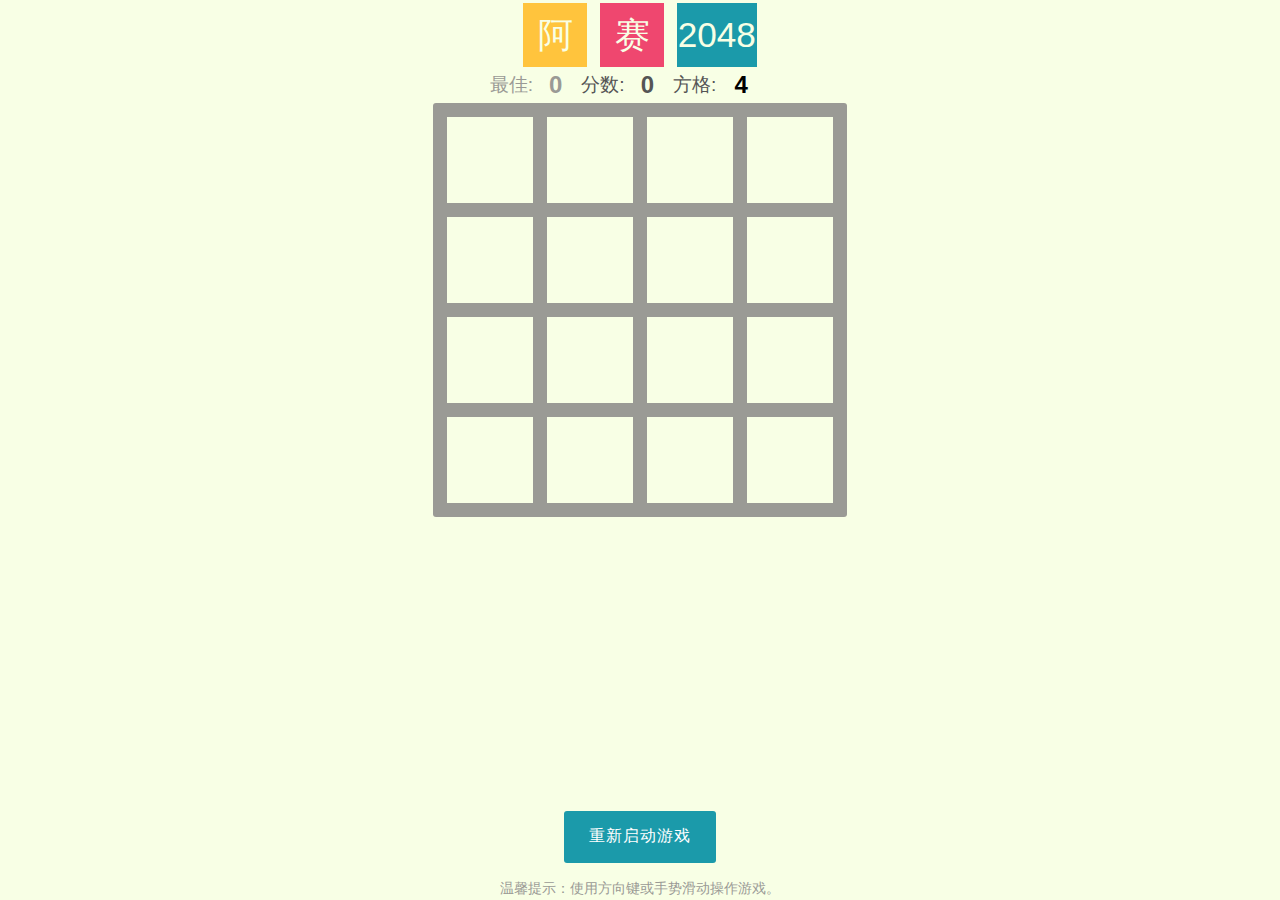
<file: hybrid/html/2048/index.html>
<!doctype html>
<html>

<head>
  <meta charset="utf-8">
  <meta name="viewport"
    content="width=device-width, user-scalable=no, initial-scale=1.0, maximum-scale=1.0, minimum-scale=1.0">
  <title>2048游戏,智力开发游戏</title>
  <meta name="keywords" content="2048游戏,智力开发游戏">
  <meta name="description" content="2048游戏,智力开发游戏">
  <meta name="copyright" content="阿赛工作室,郭言赛,asai.cc">
  <style>
    html,
    body,
    div,
    span,
    applet,
    object,
    iframe,
    h1,
    h2,
    h3,
    h4,
    h5,
    h6,
    p,
    blockquote,
    pre,
    a,
    abbr,
    acronym,
    address,
    big,
    cite,
    code,
    del,
    dfn,
    em,
    img,
    ins,
    kbd,
    q,
    s,
    samp,
    small,
    strike,
    strong,
    sub,
    sup,
    tt,
    var,
    b,
    u,
    i,
    center,
    dl,
    dt,
    dd,
    ol,
    ul,
    li,
    fieldset,
    form,
    label,
    legend,
    table,
    caption,
    tbody,
    tfoot,
    thead,
    tr,
    th,
    td,
    article,
    aside,
    canvas,
    details,
    embed,
    figure,
    figcaption,
    footer,
    header,
    hgroup,
    menu,
    nav,
    output,
    ruby,
    section,
    summary,
    time,
    mark,
    audio,
    video {
      margin: 0;
      padding: 0;
      border: 0;
      font-size: 100%;
      font: inherit;
      vertical-align: baseline
    }

    article,
    aside,
    details,
    figcaption,
    figure,
    footer,
    header,
    hgroup,
    menu,
    nav,
    section {
      display: block
    }

    body {
      line-height: 1
    }

    ol,
    ul {
      list-style: none
    }

    blockquote,
    q {
      quotes: none
    }

    blockquote:before,
    blockquote:after,
    q:before,
    q:after {
      content: '';
      content: none
    }

    table {
      border-collapse: collapse;
      border-spacing: 0
    }

    * {
      box-sizing: border-box;
    }

    a {
      color: #1B9AAA;
      text-decoration: none;
      border-bottom: 1px solid currentColor;
    }

    a:hover {
      color: #14727e;
    }

    a:focus,
    a:active {
      color: #0d4a52;
    }

    body,
    html {
      position: relative;
      width: 100%;
      height: 100%;
      display: -webkit-box;
      display: -ms-flexbox;
      display: flex;
      -webkit-box-orient: vertical;
      -webkit-box-direction: normal;
      -ms-flex-direction: column;
      flex-direction: column;
      font-family: "Arvo", Helvetica, sans-serif;
      font-family: 12px;
      color: #555;
      background: #F8FFE5;
    }

    strong {
      font-weight: bold;
    }

    p {
      line-height: 1.6;
    }

    .inspired {
      margin-top: 1em;
      font-size: 0.9rem;
      color: #9a9a95;
      text-align: center;
    }

    header {
      color: #F8FFE5;
      text-align: center;
    }

    header span {
      display: inline-block;
      box-sizing: border-box;
      width: 4rem;
      height: 4rem;
      line-height: 4rem;
      margin: 0 0.4rem;
      background: #FFC43D;
    }

    header span:nth-of-type(2) {
      background: #EF476F;
    }

    header span:nth-of-type(3) {
      background: #1B9AAA;
    }

    header span:nth-of-type(4) {
      background: #06D6A0;
    }

    h1 {
      font-size: 2.2rem;
    }

    .directions {
      padding: 2rem;
      border-top: 1px solid #9a9a95;
      border-bottom: 1px solid #9a9a95;
    }

    .container {
      margin: 0 auto;
      -webkit-box-flex: 1;
      -ms-flex: 1;
      flex: 1;
      width: 100%;
      text-align: center;
    }

    header .container {
      padding: 3px 0px 0px 0px;
      max-width: 900px;
    }

    .scores {
      padding: 3px 0px;
      display: -webkit-box;
      display: -ms-flexbox;
      display: flex;
      -webkit-box-pack: center;
      -ms-flex-pack: center;
      justify-content: center;
    }

    .score-container {
      display: -webkit-box;
      display: -ms-flexbox;
      display: flex;
      -webkit-box-pack: center;
      -ms-flex-pack: center;
      justify-content: center;
      -webkit-box-align: center;
      -ms-flex-align: center;
      align-items: center;
      font-size: 1.2rem;
      line-height: 1;
      color: #555;
    }

    .score-container.best-score {
      color: #9a9a95;
    }

    .score {
      margin-left: 1rem;
      position: relative;
      font-weight: bold;
      font-size: 1.5rem;
      vertical-align: middle;
      text-align: right;
    }

    .game {
      position: relative;
      margin: 0 auto;
      background: #9a9a95;
      padding: 7px;
      display: inline-block;
      border-radius: 3px;
      box-sizing: border-box;
    }

    .tile-container {
      border-radius: 6px;
      position: relative;
      width: 400px;
      height: 400px;
    }

    .tile,
    .background {
      display: block;
      color: #F8FFE5;
      position: absolute;
      width: 100px;
      height: 100px;
      box-sizing: border-box;
      text-align: center;
    }

    .background {
      z-index: 1;
      text-align: center;
      border: 7px solid #9a9a95;
      background-color: #F8FFE5;
    }

    .tile {
      opacity: 0;
      z-index: 2;
      background: #FFC43D;
      color: #F8FFE5;
      display: -webkit-box;
      display: -ms-flexbox;
      display: flex;
      -webkit-box-align: center;
      -ms-flex-align: center;
      align-items: center;
      -webkit-box-pack: center;
      -ms-flex-pack: center;
      justify-content: center;
      font-size: 1.8rem;
      align-items: center;
      -webkit-transition: 110ms ease-in-out;
      transition: 110ms ease-in-out;
      border-radius: 3px;
      border: 7px solid #9a9a95;
      box-sizing: border-box;
    }

    .tile--4 {
      background: #EF476F;
      color: #F8FFE5;
    }

    .tile--8 {
      background: #1B9AAA;
      color: #F8FFE5;
    }

    .tile--16 {
      background: #06D6A0;
      color: #F8FFE5;
    }

    .tile--32 {
      background: #f37694;
      color: #F8FFE5;
    }

    .tile--64 {
      background: #22c2d6;
      color: #F8FFE5;
    }

    .tile--128 {
      background: #17f8be;
      color: #F8FFE5;
    }

    .tile--256 {
      background: #ffd470;
      color: #F8FFE5;
    }

    .tile--512 {
      background: #eb184a;
      color: #F8FFE5;
    }

    .tile--1024 {
      background: #14727e;
      color: #F8FFE5;
    }

    .tile--2048 {
      background: #05a47b;
      color: #F8FFE5;
    }

    .tile--pop {
      -webkit-animation: pop 0.3s ease-in-out;
      animation: pop 0.3s ease-in-out;
      -webkit-animation-fill-mode: forwards;
      animation-fill-mode: forwards;
    }

    .tile--shrink {
      -webkit-animation: shrink 0.5s ease-in-out;
      animation: shrink 0.5s ease-in-out;
      -webkit-animation-fill-mode: forwards;
      animation-fill-mode: forwards;
    }

    .add {
      position: absolute;
      opacity: 0;
      left: 120%;
      top: 0;
      font-size: 1rem;
      color: #1B9AAA;
    }

    .add.active {
      -webkit-animation: add 0.8s ease-in-out;
      animation: add 0.8s ease-in-out;
    }

    @-webkit-keyframes add {
      0% {
        opacity: 1;
        top: 0;
      }

      100% {
        opacity: 0;
        top: -100%;
      }
    }

    @keyframes add {
      0% {
        opacity: 1;
        top: 0;
      }

      100% {
        opacity: 0;
        top: -100%;
      }
    }

    @-webkit-keyframes pop {
      0% {
        -webkit-transform: scale(0.5);
        transform: scale(0.5);
        opacity: 0;
      }

      90% {
        -webkit-transform: scale(1.1);
        transform: scale(1.1);
        opacity: 1;
      }

      100% {
        -webkit-transform: scale(1);
        transform: scale(1);
        opacity: 1;
      }
    }

    @keyframes pop {
      0% {
        -webkit-transform: scale(0.5);
        transform: scale(0.5);
        opacity: 0;
      }

      90% {
        -webkit-transform: scale(1.1);
        transform: scale(1.1);
        opacity: 1;
      }

      100% {
        -webkit-transform: scale(1);
        transform: scale(1);
        opacity: 1;
      }
    }

    @-webkit-keyframes shrink {
      0% {
        -webkit-transform: scale(1);
        transform: scale(1);
        opacity: 1;
      }

      100% {
        -webkit-transform: scale(0.9);
        transform: scale(0.9);
        opacity: 0.9;
      }
    }

    @keyframes shrink {
      0% {
        -webkit-transform: scale(1);
        transform: scale(1);
        opacity: 1;
      }

      100% {
        -webkit-transform: scale(0.9);
        transform: scale(0.9);
        opacity: 0.9;
      }
    }

    .end {
      opacity: 0;
      position: absolute;
      top: 0;
      left: 0;
      width: 100%;
      height: 100%;
      z-index: -1;
      display: -webkit-box;
      display: -ms-flexbox;
      display: flex;
      -webkit-box-orient: vertical;
      -webkit-box-direction: normal;
      -ms-flex-direction: column;
      flex-direction: column;
      -webkit-box-pack: center;
      -ms-flex-pack: center;
      justify-content: center;
      -webkit-box-align: center;
      -ms-flex-align: center;
      align-items: center;
      background: rgba(85, 85, 85, 0.9);
      color: white;
      font-size: 2rem;
      -webkit-transition: opacity 0.3s ease-in-out;
      transition: opacity 0.3s ease-in-out;
    }

    .end btn {
      margin-top: 1rem;
    }

    .end.active {
      opacity: 1;
      z-index: 1000;
    }

    .monkey {
      font-size: 3rem;
      margin: 1rem 0;
    }

    .btn {
      font-family: inherit;
      font-size: 1rem;
      border: none;
      background: #1B9AAA;
      letter-spacing: 1px;
      color: white;
      font-weight: 300;
      padding: 0.9em 1.5em;
      border-radius: 3px;
      border: 1px solid transparent;
      cursor: pointer;
    }

    .btn:hover {
      background-color: #14727e;
    }

    .btn:active {
      background-color: #0d4a52;
    }

    .btn:focus {
      box-shadow: 0 0 10px #0d4a52 inset;
      outline: none;
    }

    .size {
      background-color: transparent;
      width: 58px;
      border: 0;
      font-weight: bold;
      font-size: 1.5rem;
    }

    .not-recommended {
      display: -webkit-box;
      display: -ms-flexbox;
      display: flex;
      -webkit-box-pack: center;
      -ms-flex-pack: center;
      justify-content: center;
      -webkit-box-align: center;
      -ms-flex-align: center;
      align-items: center;
      margin-top: 3px;
    }

    .not-recommended *+* {
      margin-left: 10px;
    }

    .not-recommended__item+.not-recommended__annotation:before {
      font-size: 30px;
      content: "😐";
    }

    .not-recommended__item:hover+.not-recommended__annotation:before {
      content: "😟";
    }

    .not-recommended__item:focus+.not-recommended__annotation:before {
      content: "😄";
    }

    .not-recommended__item:active+.not-recommended__annotation:before {
      content: "😨";
    }
  </style>
</head>

<body>

  <header>
    <div class="container">
      <h1><span>阿</span><span>赛</span><span style="width:80px;">2048</span></h1>
    </div>
  </header>

  <div class="container">
    <div class="scores">
      <div class="score-container best-score">
        最佳:
        <div class="score">
          <div id="bestScore">0</div>
        </div>
      </div>
      <div class="score-container">
        　分数:
        <div class="score">
          <div id="score">0</div>
          <div class="add" id="add"></div>
        </div>
      </div>
      <div class="score-container">
        　方格:
        <div class="score">
          <input type="number" class="size" name="size" id="size" value="4" />
        </div>
      </div>
    </div>
    <div class="game">
      <div id="tile-container" class="tile-container"></div>
      <div class="end" id="end">游戏结束<div class="monkey"></div><button class="btn not-recommended__item js-restart-btn"
          id="try-again">再试一次</button></div>
    </div>

  </div>

  <div class="not-recommended">
    <button class="btn not-recommended__item js-restart-btn" id="restart">重新启动游戏</button>
  </div>
  <p class="inspired">温馨提示：使用方向键或手势滑动操作游戏。</p>
  <script>
    'use strict';

    var _extends = Object.assign || function (target) { for (var i = 1; i < arguments.length; i++) { var source = arguments[i]; for (var key in source) { if (Object.prototype.hasOwnProperty.call(source, key)) { target[key] = source[key]; } } } return target; };

    var game = null;
    var bestScore = 0;
    var tileContainer = document.getElementById('tile-container');
    var scoreDiv = document.getElementById('score');
    var bestScoreDiv = document.getElementById('bestScore');
    var addDiv = document.getElementById('add');
    var endDiv = document.getElementById('end');
    var size = parseInt(document.getElementById('size').value);
    var nextId = 1;
    var score = 0;

    function initGame() {
      size = parseInt(document.getElementById('size').value);
      tileContainer.style.width = size * 100 + 'px';
      tileContainer.style.height = size * 100 + 'px';
      game = Array(size * size).fill(null);
      initBestScore();
    }

    function initBestScore() {
      bestScore = localStorage.getItem('bestScore') || 0;
      bestScoreDiv.innerHTML = bestScore;
    }

    function updateDOM(before, after) {
      var newElements = getNewElementsDOM(before, after);
      var existingElements = getExistingElementsDOM(before, after);
      var mergedTiles = getMergedTiles(after);
      removeElements(mergedTiles);
      drawGame(newElements, true);
      drawGame(existingElements);
    }

    function removeElements(mergedTiles) {
      for (var _iterator = mergedTiles, _isArray = Array.isArray(_iterator), _i = 0, _iterator = _isArray ? _iterator : _iterator[Symbol.iterator](); ;) {
        var _ref;

        if (_isArray) {
          if (_i >= _iterator.length) break;
          _ref = _iterator[_i++];
        } else {
          _i = _iterator.next();
          if (_i.done) break;
          _ref = _i.value;
        }

        var tile = _ref;

        var _loop = function _loop() {
          if (_isArray2) {
            if (_i2 >= _iterator2.length) return 'break';
            _ref2 = _iterator2[_i2++];
          } else {
            _i2 = _iterator2.next();
            if (_i2.done) return 'break';
            _ref2 = _i2.value;
          }

          var id = _ref2;

          var currentElm = document.getElementById(id);
          positionTile(tile, currentElm);
          currentElm.classList.add('tile--shrink');
          setTimeout(function () {
            currentElm.remove();
          }, 100);
        };

        for (var _iterator2 = tile.mergedIds, _isArray2 = Array.isArray(_iterator2), _i2 = 0, _iterator2 = _isArray2 ? _iterator2 : _iterator2[Symbol.iterator](); ;) {
          var _ref2;

          var _ret = _loop();

          if (_ret === 'break') break;
        }
      }
    }

    function getMergedTiles(after) {
      return after.filter(function (tile) {
        return tile && tile.mergedIds;
      });
    }

    function getNewElementsDOM(before, after) {
      var beforeIds = before.filter(function (tile) {
        return tile;
      }).map(function (tile) {
        return tile.id;
      });
      var newElements = after.filter(function (tile) {
        return tile && beforeIds.indexOf(tile.id) === -1;
      });
      return newElements;
    }

    function getExistingElementsDOM(before, after) {
      var beforeIds = before.filter(function (tile) {
        return tile;
      }).map(function (tile) {
        return tile.id;
      });
      var existingElements = after.filter(function (tile) {
        return tile && beforeIds.indexOf(tile.id) !== -1;
      });
      return existingElements;
    }

    function drawBackground() {
      tileContainer.innerHTML = '';
      for (var i = 0; i < game.length; i++) {
        var tile = game[i];
        var tileDiv = document.createElement('div');
        var x = i % size;
        var y = Math.floor(i / size);
        tileDiv.style.top = y * 100 + 'px';
        tileDiv.style.left = x * 100 + 'px';

        tileDiv.classList.add("background");
        tileContainer.appendChild(tileDiv);
      }
    }

    function positionTile(tile, elm) {
      var x = tile.index % size;
      var y = Math.floor(tile.index / size);
      elm.style.top = y * 100 + 'px';
      elm.style.left = x * 100 + 'px';
    }

    function drawGame(tiles, isNew) {
      for (var i = 0; i < tiles.length; i++) {
        var tile = tiles[i];
        if (tile) {
          if (isNew) {
            (function () {
              var tileDiv = document.createElement('div');
              positionTile(tile, tileDiv);
              tileDiv.classList.add('tile', 'tile--' + tile.value);
              tileDiv.id = tile.id;
              setTimeout(function () {
                tileDiv.classList.add("tile--pop");
              }, tile.mergedIds ? 1 : 150);
              tileDiv.innerHTML = '<p>' + tile.value + '</p>';
              tileContainer.appendChild(tileDiv);
            })();
          } else {
            var currentElement = document.getElementById(tile.id);
            positionTile(tile, currentElement);
          }
        }
      }
    }

    function gameOver() {
      if (game.filter(function (number) {
        return number === null;
      }).length === 0) {
        var sameNeighbors = game.find(function (tile, i) {
          var isRightSame = game[i + 1] && (i + 1) % size !== 0 ? tile.value === game[i + 1].value : false;
          var isDownSame = game[i + size] ? tile.value === game[i + size].value : false;
          if (isRightSame || isDownSame) {
            return true;
          }
          return false;
        });
        return !sameNeighbors;
      }
    }

    function generateNewNumber() {
      // 0.9 probability of 2, 0.1 probability of 4
      var p = Math.random() * 100;
      return p <= 90 ? 2 : 4;
    }

    function addRandomNumber() {
      // Adds either a 2 or a 4 to an empty position in the game array
      var emptyCells = game.map(function (_, index) {
        return index;
      }).filter(function (index) {
        return game[index] === null;
      });
      if (emptyCells.length === 0) {
        return;
      }
      var newPos = emptyCells[Math.floor(Math.random() * emptyCells.length)];
      var newObj = {
        id: nextId++,
        index: newPos,
        value: generateNewNumber()
      };
      game.splice(newPos, 1, newObj);
    }

    function getIndexForPoint(x, y) {
      return y * size + x;
    }

    function reflectGrid(grid) {
      var reflectedGame = Array(size * size).fill(0);
      for (var row = 0; row < size; row++) {
        for (var col = 0; col < size; col++) {
          var index1 = getIndexForPoint(col, row);
          var index2 = getIndexForPoint(size - col - 1, row);
          reflectedGame[index1] = grid[index2];
        }
      }
      return reflectedGame;
    }

    function rotateLeft90Deg(grid) {
      var rotatedGame = Array(size * size).fill(0);
      for (var row = 0; row < size; row++) {
        for (var col = 0; col < size; col++) {
          var index1 = getIndexForPoint(col, row);
          var index2 = getIndexForPoint(size - 1 - row, col);
          rotatedGame[index1] = grid[index2];
        }
      }
      return rotatedGame;
    }

    function rotateRight90Deg(grid) {
      var rotatedGame = Array(size * size).fill(0);
      for (var row = 0; row < size; row++) {
        for (var col = 0; col < size; col++) {
          var index1 = getIndexForPoint(col, row);
          var index2 = getIndexForPoint(row, size - 1 - col);
          rotatedGame[index1] = grid[index2];
        }
      }
      return rotatedGame;
    }

    /*
    For any cell whose neighbor to the right is empty, move that cell
    to the right. For any cell whose neighbor to the right is equal
    to the same value, combine the values together (e.g. 2+2 = 4)
    */
    function shiftGameRight(gameGrid) {
      // reflect game grid
      var reflectedGame = reflectGrid(gameGrid);
      // shift left
      reflectedGame = shiftGameLeft(reflectedGame);
      // reflect back
      return reflectGrid(reflectedGame);
    }

    function shiftGameLeft(gameGrid) {
      var newGameState = [];
      var totalAdd = 0;
      // for rows
      for (var i = 0; i < size; i++) {
        // for columns
        var firstPos = size * i;
        var lastPos = size + size * i;
        var currentRow = gameGrid.slice(firstPos, lastPos);
        var filteredRow = currentRow.filter(function (row) {
          return row;
        });
        for (var _iterator3 = filteredRow, _isArray3 = Array.isArray(_iterator3), _i3 = 0, _iterator3 = _isArray3 ? _iterator3 : _iterator3[Symbol.iterator](); ;) {
          var _ref3;

          if (_isArray3) {
            if (_i3 >= _iterator3.length) break;
            _ref3 = _iterator3[_i3++];
          } else {
            _i3 = _iterator3.next();
            if (_i3.done) break;
            _ref3 = _i3.value;
          }

          var row = _ref3;

          delete row.mergedIds;
        }

        for (var j = 0; j < filteredRow.length - 1; j++) {
          if (filteredRow[j].value === filteredRow[j + 1].value) {
            var sum = filteredRow[j].value * 2;
            filteredRow[j] = {
              id: nextId++,
              mergedIds: [filteredRow[j].id, filteredRow[j + 1].id],
              value: sum
            };
            filteredRow.splice(j + 1, 1);
            score += sum;
            totalAdd += sum;
          }
        }
        while (filteredRow.length < size) {
          filteredRow.push(null);
        };
        newGameState = [].concat(newGameState, filteredRow);
      }

      if (totalAdd > 0) {
        scoreDiv.innerHTML = score;
        addDiv.innerHTML = '+' + totalAdd;
        addDiv.classList.add('active');
        setTimeout(function () {
          addDiv.classList.remove("active");
        }, 800);
        if (score > bestScore) {
          localStorage.setItem('bestScore', score);
          initBestScore();
        }
      }
      return newGameState;
    }

    function shiftGameUp(gameGrid) {
      var rotatedGame = rotateLeft90Deg(gameGrid);
      rotatedGame = shiftGameLeft(rotatedGame);
      return rotateRight90Deg(rotatedGame);
    }

    function shiftGameDown(gameGrid) {
      var rotatedGame = rotateRight90Deg(gameGrid);
      rotatedGame = shiftGameLeft(rotatedGame);
      return rotateLeft90Deg(rotatedGame);
    }

    var buttons = document.querySelectorAll(".js-restart-btn");
    var length = buttons.length;
    for (var i = 0; i < length; i++) {
      if (document.addEventListener) {
        buttons[i].addEventListener("click", function () {
          newGameStart();
        });
      } else {
        buttons[i].attachEvent("onclick", function () {
          newGameStart();
        });
      };
    };

    document.addEventListener("keydown", handleKeypress);
    document.addEventListener('touchstart', handleTouchStart, false);
    document.addEventListener('touchmove', handleTouchMove, false);

    var xDown = null;
    var yDown = null;

    function handleTouchStart(evt) {
      xDown = evt.touches[0].clientX;
      yDown = evt.touches[0].clientY;
    };

    function handleTouchMove(evt) {
      var prevGame = [].concat(game);
      if (!xDown || !yDown) {
        return;
      }
      var xUp = evt.touches[0].clientX;
      var yUp = evt.touches[0].clientY;

      var xDiff = xDown - xUp;
      var yDiff = yDown - yUp;

      if (Math.abs(xDiff) > Math.abs(yDiff)) {
        if (xDiff > 0) {
          game = shiftGameLeft(game);
        } else {
          game = shiftGameRight(game);
        }
      } else {
        if (yDiff > 0) {
          game = shiftGameUp(game);
        } else {
          game = shiftGameDown(game);
        }
      }
      game = game.map(function (tile, index) {
        if (tile) {
          return _extends({}, tile, {
            index: index
          });
        } else {
          return null;
        }
      });
      addRandomNumber();
      updateDOM(prevGame, game);
      if (gameOver()) {
        setTimeout(function () {
          endDiv.classList.add('active');
        }, 800);
        return;
      }
      xDown = null;
      yDown = null;
    };

    function handleKeypress(evt) {
      var modifiers = event.altKey || event.ctrlKey || event.metaKey || event.shiftKey;
      var whichKey = event.which;

      var prevGame = [].concat(game);

      if (!modifiers) {
        event.preventDefault();
        switch (whichKey) {
          case 37:
            game = shiftGameLeft(game);
            break;
          case 38:
            game = shiftGameUp(game);
            break;
          case 39:
            game = shiftGameRight(game);
            break;
          case 40:
            game = shiftGameDown(game);
            break;
        }
        game = game.map(function (tile, index) {
          if (tile) {
            return _extends({}, tile, {
              index: index
            });
          } else {
            return null;
          }
        });
        addRandomNumber();
        updateDOM(prevGame, game);
        if (gameOver()) {
          setTimeout(function () {
            endDiv.classList.add('active');
          }, 800);
          return;
        }
      }
    }

    function newGameStart() {
      document.getElementById('tile-container').innerHTML = '';
      endDiv.classList.remove('active');
      score = 0;
      scoreDiv.innerHTML = score;
      initGame();
      drawBackground();
      var previousGame = [].concat(game);
      addRandomNumber();
      addRandomNumber();
      updateDOM(previousGame, game);
    }

    newGameStart();
  </script>
</body>

</html>
</file>
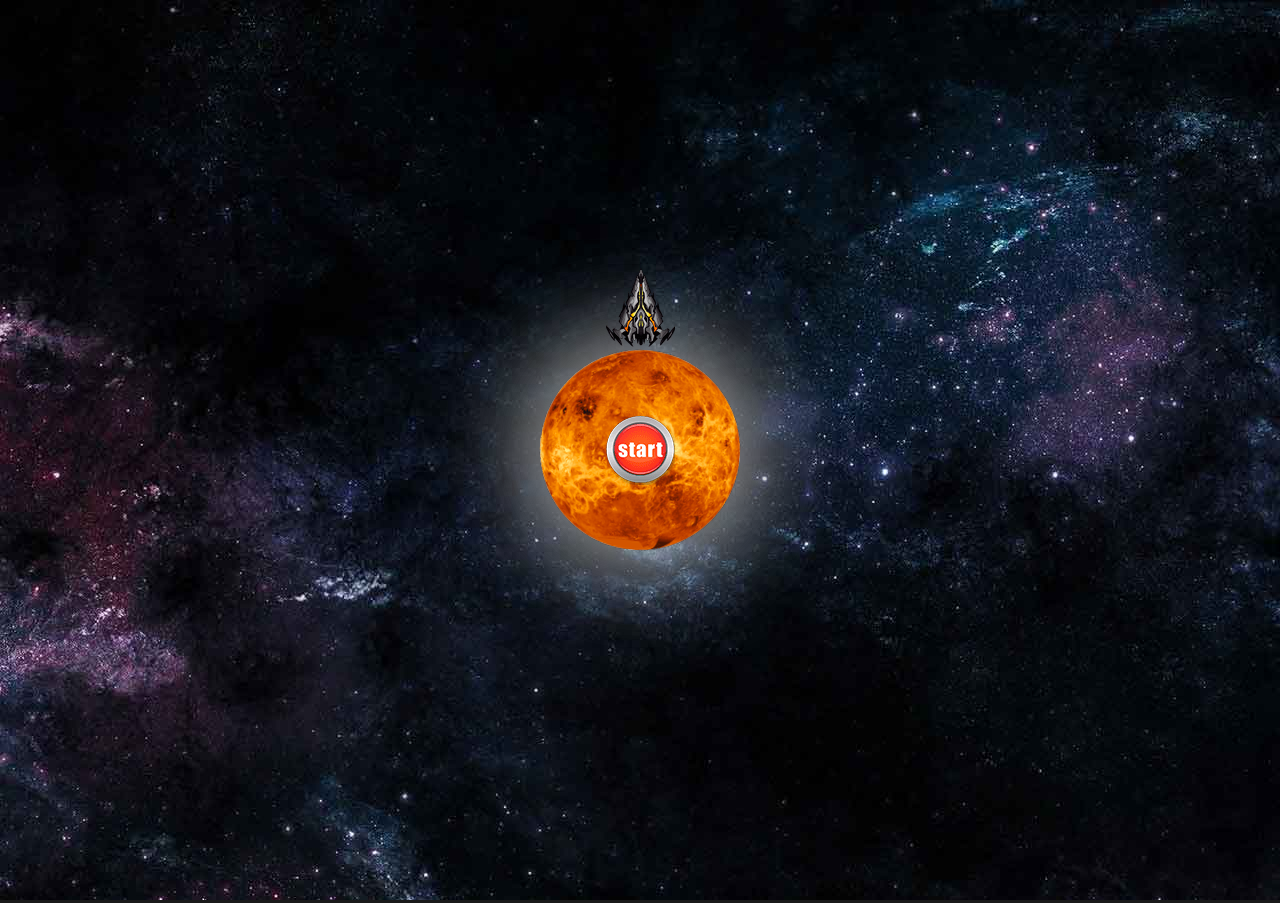
<file: hybrid/html/baoweidiqiu/index.html>
<!doctype html>
<html>

<head>
    <meta charset="utf-8">
    <meta name="viewport"
        content="width=device-width, user-scalable=no, initial-scale=1.0, maximum-scale=1.0, minimum-scale=1.0">
    <title>保卫地球,射击陨石,陨石坠落</title>
    <meta name="keywords" content="保卫地球,射击陨石,陨石坠落">
    <meta name="description" content="保卫地球,射击陨石,陨石坠落">
    <meta name="copyright" content="阿赛工作室,郭言赛,asai.cc">
    <link rel="stylesheet" href="css/reset.min.css">
    <link rel="stylesheet" href="css/style.css">
</head>

<body>

    <canvas id="canvas"></canvas>
    <script src="js/index.js"></script>

</body>

</html>
</file>
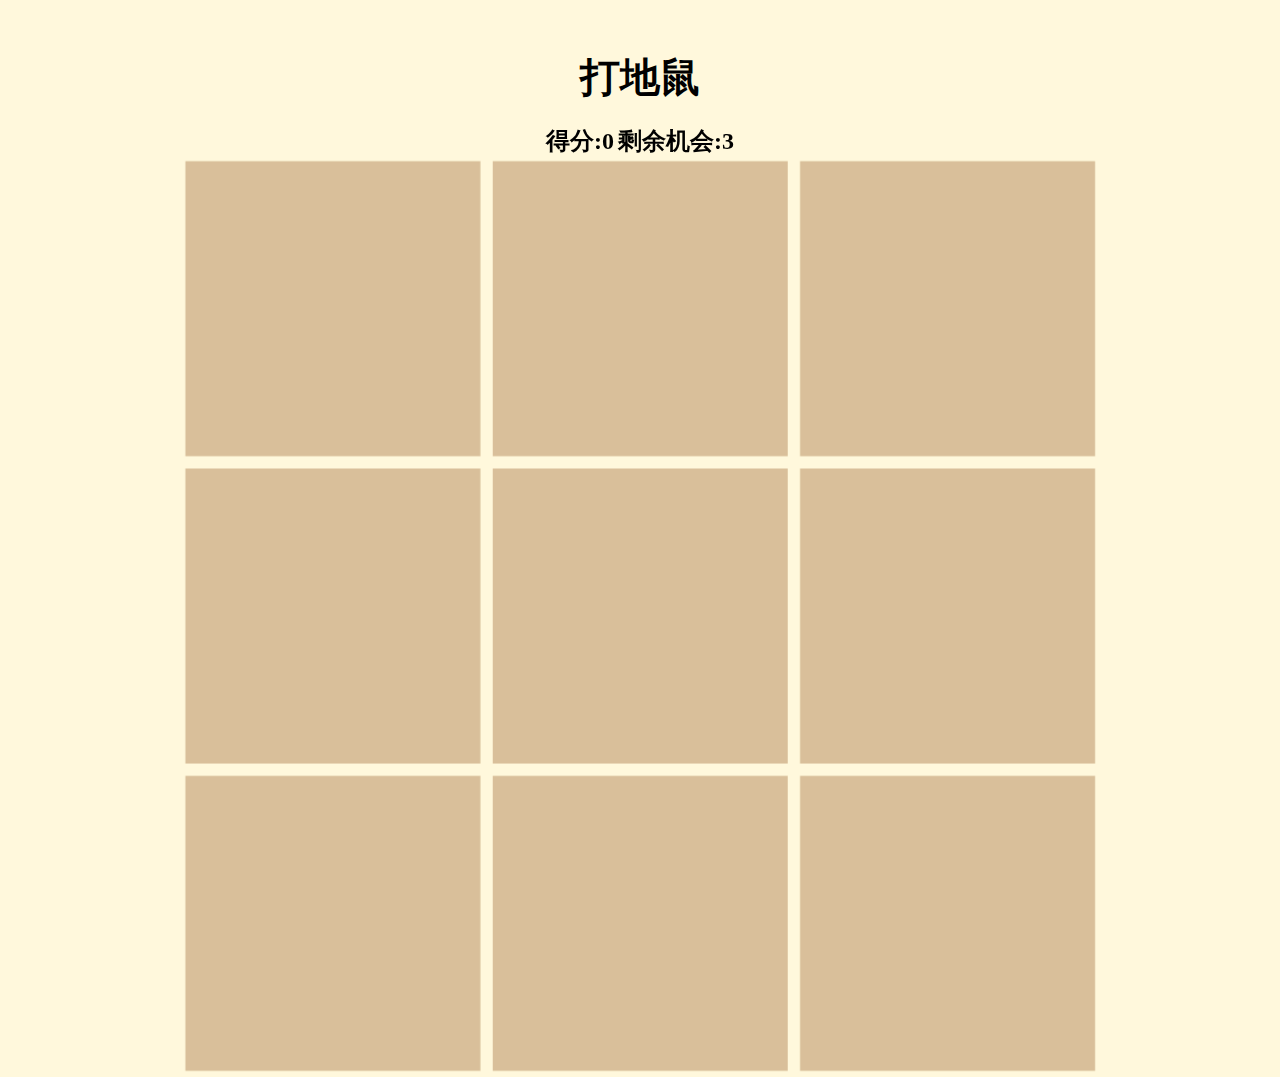
<file: hybrid/html/dadishu/index.html>
﻿<!doctype html>
<html>

<head>
	<meta charset="utf-8">
	<meta name="viewport"
		content="width=device-width, user-scalable=no, initial-scale=1.0, maximum-scale=1.0, minimum-scale=1.0">
	<title>打地鼠,在线打地鼠游戏</title>
	<meta name="keywords" content="打地鼠,在线打地鼠游戏">
	<meta name="description" content="打地鼠,在线打地鼠游戏">
	<meta name="copyright" content="阿赛工作室,郭言赛,asai.cc">

	<style type="text/css">
		* {
			padding: 0;
			margin: 0;
		}

		body {
			text-align: center;
			background-color: cornsilk;
			overflow: hidden;
		}

		h1 {
			font-size: 40px;
			margin-top: 50px;
		}

		.report {
			margin-top: 20px;
		}

		.report h2 {
			display: inline-block;
		}

		img,
		.active {
			position: absolute;
			width: 33.33%;
			max-width: 300px;
			max-height: 300px;
			transform: scale(0);
			-webkit-transform: scale(0);
			transition: all .4s ease-out;
			-webkit-transition: all .4s ease-out;
		}

		.active {
			transform: scale(1);
			-webkit-transform: scale(1);
		}

		canvas,
		div {
			position: absolute;
			left: 50%;
			width: 72%;
			height: auto;
			max-width: 1000px;
			max-height: 1000px;
			transform: translate(-50%, 0%);
			-webkit-transform: translate(-50%, 0%);
			margin-top: 50px;
		}

		div {
			z-index: 1;
		}

		#temp {
			position: fixed;
			top: 200%;
			left: 200%;
			transform: scale(0.1);
			-webkit-transform: scale(0.1);
		}
	</style>
</head>

<body>
	<h1>打地鼠</h1>
	<div class="report">
		<h2>得分:0</h2>
		<h2>剩余机会:3</h2>
	</div>
	<div class="diShu">

	</div>
	<canvas>对不起。。。</canvas>
	<img id="temp" src="dadishu.png">

	<script>
		var canvas = document.getElementsByTagName("canvas")[0];
		canvas.width = 1000;
		canvas.height = 1000;
		var cubes = 3;
		var ctx = canvas.getContext("2d");
		ctx.fillStyle = "#d9bf9a";

		var areaSize = 1000 / cubes;
		var cubeSize = areaSize * 0.96;
		ctx.translate(areaSize * 0.02, areaSize * 0.02);
		var rats = [];
		var points;
		var hp;
		var interval;
		var t, t2;

		window.onload = function () {
			drawPannel();//游戏中的方格是用canvas画的
			initGame();//初始化游戏
		};

		function initGame() {
			points = 0;
			hp = 3;
			interval = 100;
			document.getElementsByTagName("h2")[0].innerHTML = "得分:" + points;
			document.getElementsByTagName("h2")[1].innerHTML = "剩余机会:" + hp;
			t = setInterval(function () {
				generateRats();//产生地鼠的方法
				maintanceRats();//维护地鼠的方法
			}, interval);
		}
		function drawPannel() {//画出方格，每个方格放一个地鼠并且隐藏
			for (var i = 0; i < cubes; i++) {
				for (var j = 0; j < cubes; j++) {
					ctx.fillRect(i * areaSize, j * areaSize, cubeSize, cubeSize);//画一个方格
					var img = new Image();
					img.src = "dadishu.png";
					img.style.left = i * 33.33 + "%";
					img.style.top = j * 0.3333 * canvas.clientHeight + "px";
					img.addEventListener("mousedown", clicked);//两种事件是为了适配不同的移动设备
					img.addEventListener('touchstart', touched);
					document.getElementsByTagName("div")[0].appendChild(img);//每个方格放地鼠
					rats.push(img);//地鼠放入队列中，用于后面维护
				}
			}
		}
		function touched() {//触摸中了
			chosen(this);
			//var touch = event.touches[0];
			//var rect = canvas.getBoundingClientRect();
			//checkArea(touch.pageX - rect.left,touch.pageY - rect.top);
		}
		function clicked() {//点击中了
			chosen(this);
			//var rect = canvas.getBoundingClientRect();
			//checkArea(event.clientX - rect.left,event.clientY - rect.top);
		}
		function chosen(rat) {
			if (rat.className == "active") {//如果地鼠显示出来了
				rat.classList.remove("active");//隐藏
				points++;//加分
				document.getElementsByTagName("h2")[0].innerHTML = "得分:" + points;//更新分数显示
				interval -= interval * 0.03 > 2 ? interval * 0.03 : interval * 0.015;//增加游戏难度
			}
		}
		function checkArea(x, y) {//检测是否点中的方法，方法已经被替代，可以删除
			x = Math.ceil(x / (canvas.clientWidth / 3)) - 1;
			y = Math.ceil(y / (canvas.clientHeight / 3)) - 1;
			console.log("点击坐标 x:" + x + ",y:" + y);
			if (rats[x * 3 + y].className == "active") {
				rats[x * 3 + y].classList.remove("active");
				points++;
				document.getElementsByTagName("h2")[0].innerHTML = "得分:" + points;
				interval -= interval * 0.03 > 2 ? interval * 0.03 : interval * 0.015;
			}
		}
		function generateRats() {//产生地鼠的方法
			if (parseInt(Math.random() * 100) % parseInt(((interval / 12) > 2 ? (interval / 12) : 2)) == 0) {//产生的几率越来越大
				var ID = Math.ceil(Math.random() * 8);
				if (rats[ID].className == "") {//如果没有出现
					t2 = setTimeout(function () {//出现
						rats[ID].classList.add("active");
						rats[ID].id = interval / 4;//用id表示地鼠自动消失的时间，和游戏难度相关
					}, 500);
				}
			}
		}
		function maintanceRats() {//维护地鼠的方法
			var activeRats = document.getElementsByClassName("active");//获取所有出现的地鼠
			for (var i = 0; i < activeRats.length; i++) {//用id表示剩余时间
				activeRats[i].id--;
				if (activeRats[i].id < 0) {//如果到时间了
					activeRats[i].classList.remove("active");//当前地鼠隐藏
					hp--;//掉血
					interval *= 1.08;//回退一点游戏难度
					document.getElementsByTagName("h2")[1].innerHTML = "剩余机会:" + hp;//更新血量显示
					if (hp == 0) {
						lose();
					}
				}
			}
		}
		function lose() {//如果输了
			clearInterval(t);//停止计时器，等待游戏重新开始
			clearTimeout(t2);

			setTimeout(function () {//延时一点
				alert("您输了，共打了" + points + "只地鼠。");
				for (var i = 0; i < rats.length; i++) {
					rats[i].classList.remove("active");//全部地鼠隐藏
				}
				setTimeout(function () {
					initGame();//重新开始游戏
				}, 500);//延时，等待地鼠隐藏的动画效果结束
			}, 10);
		}
	</script>

</body>

</html>
</file>
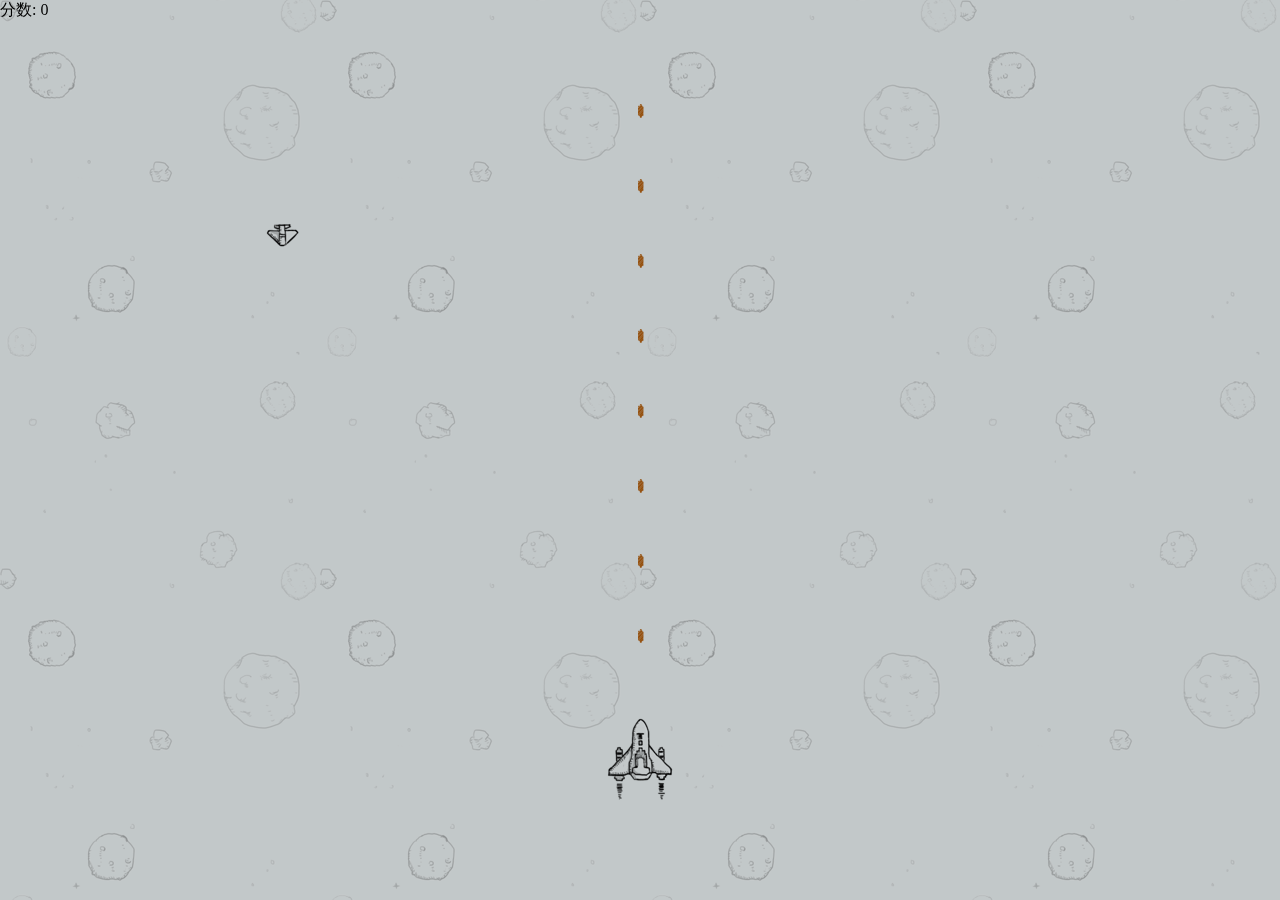
<file: hybrid/html/dafeiji/index.html>
<!doctype html>
<html>

<head>
	<meta charset="utf-8">
	<meta name="viewport"
		content="width=device-width, user-scalable=no, initial-scale=1.0, maximum-scale=1.0, minimum-scale=1.0">
	<title>打飞机,黑白机大飞机游戏</title>
	<meta name="keywords" content="打飞机,黑白机大飞机游戏">
	<meta name="description" content="打飞机,黑白机大飞机游戏">
	<meta name="copyright" content="阿赛工作室,郭言赛,asai.cc">
	<style type="text/css">
		/*reset.css*/
		/*用于重置html元素, 避免浏览器默认的样式对网页的影响, 并且还可以把一些常见的操作写进来, 比如为a元素去掉下划线*/
		/*每个公司一般都有自己的reset.css, 如果没有可以选用Normalize.css*/

		* {
			margin: 0;
			padding: 0;
		}

		/*图片下方有空白的原因: 默认图片是基线对齐*/
		body {
			/*方式1*/
			/*font-size: 0;*/
		}

		#map {
			/*方式2*/
			display: block;
			/*方式3*/
			/*vertical-align: top;*/
		}

		#loading {
			position: absolute;
			/*top,left基于父视图*/
			top: 50%;
			left: 50%;
			text-align: center;
			/*translate基于自身*/
			transform: translate(-50%, -50%);
		}

		#current-score {
			position: absolute;
			top: 0;
			left: 0;
		}

		#menu {
			width: 160px;
			height: 160px;
			position: absolute;
			top: 50%;
			left: 50%;
			transform: translate(-50%, -50%);
			list-style-type: none;
			text-align: center;
			border: 1px solid black;
			border-radius: 5px;
			background-color: #BBC1C2;
			font-size: 20px;
			line-height: 40px;
			display: none;
		}

		#end-score {
			line-height: 80px;
			border-top: 1px solid black;
			border-bottom: 1px solid black;
		}

		#restart {
			cursor: pointer;
			/*不允许用户选择当前区域的内容*/
			-webkit-user-select: none;
			-moz-user-select: none;
			-ms-user-select: none;
			user-select: none;
		}
	</style>
</head>

<body>
	<!--游戏地图-->
	<canvas id="map"></canvas>
	<!--加载-->
	<div id="loading">
		<img src="img/loading.gif" />
		<p>游戏加载中</p>
	</div>
	<!--分数-->
	<p id="current-score">分数: <span>0</span></p>
	<!--菜单-->
	<ul id="menu">
		<li>飞机大战分数</li>
		<li id="end-score">0</li>
		<li id="restart">重新开始</li>
	</ul>

	<script type="text/javascript">
		//获取元素
		var mapCanvas = document.getElementById("map");
		var ctx = mapCanvas.getContext("2d");
		var loadingDiv = document.getElementById("loading");
		var scoreSpan = document.querySelector("#current-score>span");
		var menuUl = document.getElementById("menu");
		var endScoreLi = document.getElementById("end-score");
		var restartLi = document.getElementById("restart");
		//设置canvas的大小和浏览器大小保存一致
		//mapCanvas.width = window.innerWidth;
		//mapCanvas.height = window.innerHeight;
		mapCanvas.width = document.documentElement.clientWidth;
		mapCanvas.height = document.documentElement.clientHeight;

		//预加载: 浏览器对应相同的图片只会加载一次
		//用数组记录图片的名字, 方便处理
		var picsnames = ["background.png", "bullet1.png", "bullet2.png", "enemy1.png", "enemy2.png", "enemy3.png", "herofly.png", "loading.gif", "prop.png"];
		var musicNames = ["bullet.mp3", "enemy1_down.mp3", "enemy2_down.mp3", "enemy3_down.mp3", "game_music.mp3", "game_over.mp3"];
		//记录图片加载的张数
		var picCount = 0;
		//记录加载完成的音乐数量
		var musicCount = 0;
		//存音乐元素
		var musics = [];
		for (var i = 0; i < picsnames.length; i++) {
			var img = new Image();
			img.src = "img/" + picsnames[i];
			img.onload = function () {
				picCount++;
				//判断图片是否加载完成
				if (picCount == picsnames.length) {
					loadMusic();
				}
			}
		}
		function loadMusic() {
			//音乐预加载
			for (var i = 0; i < musicNames.length; i++) {
				var music = new Audio(); //自动预加载
				music.src = "audio/" + musicNames[i];
				musics.push(music);
				music.onloadedmetadata = function () {
					musicCount++;
					if (musicCount == musicNames.length) {
						//隐藏loading标志
						loadingDiv.style.display = "none";
						//开始游戏
						main();
						//播放背景音乐
						musics[4].volume = 0.5; //音量(0-1)
						musics[4].loop = true; //循环播放
						musics[4].play();
					}
				}
			}
		}

		//背景图
		var bgImage = new Image();
		bgImage.src = "img/background.png";
		//背景图对象(只有一个)
		var background = {
			//属性
			x: 0,
			y: 0,
			w: mapCanvas.width,
			h: mapCanvas.height,
			//方法
			draw: function () {
				//如何满屏, 并且不调整图片比例
				//1.求最大行和最大列
				var row = Math.ceil(mapCanvas.height / 568);
				var col = Math.ceil(mapCanvas.width / 320);
				//2.循环添加图片
				//为了保证图片无限滚动, 画两张一样的背景图
				for (var i = -row; i < row; i++) { //行
					for (var j = 0; j < col; j++) { //列
						ctx.drawImage(bgImage, 320 * j, 568 * i + this.y);
					}
				}
			},
			//移动
			move: function () {
				this.y++;
				//判断一张图片滚动完成, 重置位置
				var row = Math.ceil(mapCanvas.height / 568);
				if (this.y == row * 568) {
					this.y = 0;
				}
			},
		};

		//sprite image: 精灵图, 雪碧图, 降低的服务器的压力, 把常见的logo/icon放到图片中
		//游戏中把一个物体的不同状态下的图片, 做出雪碧图

		//英雄图片
		var heroImg = new Image();
		heroImg.src = "img/herofly.png";
		//子弹图片
		var bulletImg1 = new Image();
		bulletImg1.src = "img/bullet1.png";
		var bulletImg2 = new Image();
		bulletImg2.src = "img/bullet2.png";

		//英雄对象
		var hero = {
			//属性
			x: mapCanvas.width / 2 - 33,
			y: mapCanvas.height - 82 - 100,
			w: 66,
			h: 82,
			i: 0, //第几张图片(从0开始算)
			flagI: 0, //图片切换的频率
			bullets: [], //用于记录发射出去的子弹
			flagShot: 0, //子弹发射频率
			armType: 0, //武器类型(0: 单排; 1:双排)
			boom: false, //是否爆炸
			//方法
			draw: function () {
				//控制图片切换
				this.flagI++;
				if (this.flagI == 10) {
					if (this.boom) {
						this.i++;
						if (this.i == 5) {
							//英雄死亡
							gameOver();
						}
					} else {
						this.i = (this.i++) % 2;
					}
					//重置
					this.flagI = 0;
				}

				//把图片的某一部分画到canvas上某个区域
				ctx.drawImage(heroImg, this.i * this.w, 0, this.w, this.h, this.x, this.y, this.w, this.h);
			},
			//发射子弹
			shot: function () {
				//爆炸后, 不能发射子弹
				if (!this.boom) {
					this.flagShot++;
				}
				if (this.flagShot == 5) {
					//播放发射子弹音乐
					musics[0].play();
					if (this.armType) {
						//创建双排子弹对象
						var bullet = new Bullet(this.x + this.w / 2 - 24, this.y + 20, 48, 14, bulletImg2, 2);
					} else {
						//创建单排子弹对象
						var bullet = new Bullet(this.x + this.w / 2 - 2, this.y - 14, 6, 14, bulletImg1, 1);
					}
					//记录子弹
					this.bullets.push(bullet);
					//重置
					this.flagShot = 0;
				}

				//移动每一颗子弹
				for (var i = 0; i < this.bullets.length; i++) {
					//判断子弹是否超出屏幕
					if (this.bullets[i].y <= -this.bullets[i].h) {
						//删除子弹
						this.bullets.splice(i, 1);
						i--;
					} else {
						//移动子弹
						this.bullets[i].move();
						this.bullets[i].draw();
					}
				}
			},
		}

		//鼠标控制英雄
		mapCanvas.onmousedown = function (event) {
			//1.鼠标位置
			var x = event.offsetX;
			var y = event.offsetY;
			//2.判断是否选中飞机
			if (x >= hero.x && x <= hero.x + hero.w && y >= hero.y && y <= hero.y + hero.h) {
				//选中飞机, 才能移动
				mapCanvas.onmousemove = function (event) {
					//飞机的中心在鼠标的位置
					hero.x = event.offsetX - hero.w / 2;
					hero.y = event.offsetY - hero.h / 2;
				}
			}
		}
		//松开鼠标, 移除事件
		mapCanvas.onmouseup = function () {
			mapCanvas.onmousemove = null;
		}

		//触摸屏的控制
		mapCanvas.ontouchstart = function (event) {
			//1.手指的位置
			var x = event.touches[0].clientX;
			var y = event.touches[0].clientY;
			//2.判断是否选中飞机
			if (x >= hero.x && x <= hero.x + hero.w && y >= hero.y && y <= hero.y + hero.h) {
				//选中飞机, 才能移动
				mapCanvas.ontouchmove = function (event) {
					//飞机的中心在鼠标的位置
					hero.x = event.touches[0].clientX - hero.w / 2;
					hero.y = event.touches[0].clientY - hero.h / 2;
					//禁止系统事件行为
					event.preventDefault();
				}
			}
		}

		mapCanvas.ontouchend = function () {
			mapCanvas.ontouchmove = null;
		}

		//子弹类
		function Bullet(x, y, w, h, img, hurt) {
			//属性
			this.x = x;
			this.y = y;
			this.w = w;
			this.h = h;
			this.img = img;
			this.hurt = hurt; //伤害
		}
		//绘制方法
		Bullet.prototype.draw = function () {
			ctx.drawImage(this.img, this.x, this.y, this.w, this.h);
		}
		//移动方法
		Bullet.prototype.move = function () {
			this.y -= 15;
		}

		//敌人类
		function Enemy(x, y, w, h, img, speed, hp, score, maxI) {
			//属性
			this.x = x;
			this.y = y;
			this.w = w;
			this.h = h;
			this.img = img;
			this.speed = speed; //速度
			this.hp = hp; //血量
			this.score = score; //分数
			this.boom = false; //是否爆炸
			this.i = 0; //第几张图片
			this.maxI = maxI; //播放的图片张数
			this.isDie = false; //是否死亡
			this.flagI = 0; //图片切换的频率
		}
		//方法
		Enemy.prototype.draw = function () {
			//爆炸, 切换图片
			if (this.boom) {
				this.flagI++;
				if (this.flagI == 5) {
					this.i++;
					if (this.i == this.maxI) {
						//当图片切换结束,飞机死亡
						this.isDie = true;
					}
					//重置
					this.flagI = 0;
				}
			}
			ctx.drawImage(this.img, this.i * this.w, 0, this.w, this.h, this.x, this.y, this.w, this.h);
		}
		Enemy.prototype.move = function () {
			this.y += this.speed;
		}
		//随机数
		function random(x, y) {
			return parseInt(Math.random() * (y - x + 1) + x);
		}
		//敌机图片
		var enemyImg1 = new Image();
		enemyImg1.src = "img/enemy1.png";
		var enemyImg2 = new Image();
		enemyImg2.src = "img/enemy2.png";
		var enemyImg3 = new Image();
		enemyImg3.src = "img/enemy3.png";
		//记录创建的敌机
		var enemies = [];
		//随机产生敌机
		function randomEnemy() {
			//控制飞机产生的概率
			var num = random(1, 1000);
			if (num <= 50) {
				if (num <= 40) { //小飞机
					//随机位置
					var randomX = random(0, mapCanvas.width - 38);
					//随机速度
					var randomSpeed = random(2, 10);
					//创建小飞机
					var enemy = new Enemy(randomX, -34, 38, 34, enemyImg1, randomSpeed, 1, 100, 5);
					//记录飞机
					enemies.push(enemy);
				} else if (num <= 48) { //中型飞机
					//随机位置
					var randomX = random(0, mapCanvas.width - 46);
					//随机速度
					var randomSpeed = random(2, 6);
					//创建中型飞机
					var enemy = new Enemy(randomX, -64, 46, 64, enemyImg2, randomSpeed, 5, 500, 6);
					//记录飞机
					enemies.push(enemy);
				} else { //大型飞机
					//随机位置
					var randomX = random(0, mapCanvas.width - 110);
					//随机速度
					var randomSpeed = random(2, 4);
					//创建小飞机
					var enemy = new Enemy(randomX, -164, 110, 164, enemyImg3, randomSpeed, 10, 1000, 10);
					//记录飞机
					enemies.push(enemy);
				}
			}

			//移动飞机
			for (var i = 0; i < enemies.length; i++) {
				//判断飞机是否超出屏幕
				if (enemies[i].y >= mapCanvas.height || enemies[i].isDie) {
					//删除飞机
					enemies.splice(i, 1);
					//数组中删除某个元素, 为了保证相邻的下一个元素能够遍历到, 需要i--
					i--;
				} else {
					enemies[i].move();
					enemies[i].draw();
				}
			}
		}

		//道具图片
		var propImg = new Image();
		propImg.src = "img/prop.png";
		//道具类
		function Prop(x, y, w, h, type, speed) {
			this.x = x;
			this.y = y;
			this.w = w;
			this.h = h;
			this.type = type; //道具类型(0:炸弹, 1:双排子弹)
			this.speed = speed;
			this.isUsed = false; //道具有没有被使用
		}
		//方法
		Prop.prototype.draw = function () {
			ctx.drawImage(propImg, this.type * this.w, 0, this.w, this.h, this.x, this.y, this.w, this.h);
		}
		//移动
		Prop.prototype.move = function () {
			this.y += this.speed;
		}

		//记录创建出来的道具
		var props = [];
		//随机产生道具
		function randomProp() {
			//控制道具产生的概率
			if (random(1, 1000) <= 20) {
				var randomX = random(0, mapCanvas.width - 38);
				var randomType = random(0, 1);
				var randomSpeed = random(5, 10);
				var prop = new Prop(randomX, -68, 38, 68, randomType, randomSpeed);
				props.push(prop);
			}
			//移动道具
			for (var i = 0; i < props.length; i++) {
				//当道具超出屏幕, 或者道具被使用
				if (props[i].y >= mapCanvas.height || props[i].isUsed) {
					props.splice(i, 1);
					i--;
				} else {
					props[i].move();
					props[i].draw();
				}
			}
		}

		//两个矩形碰撞检测
		function crash(obj1, obj2) {
			//两个物体上下左右的位置
			var left1 = obj1.x;
			var right1 = obj1.x + obj1.w;
			var top1 = obj1.y;
			var bottom1 = obj1.y + obj1.h;

			var left2 = obj2.x;
			var right2 = obj2.x + obj2.w;
			var top2 = obj2.y;
			var bottom2 = obj2.y + obj2.h;

			//判断是否发生碰撞
			if (right1 < left2 || bottom1 < top2 || left1 > right2 || top1 > bottom2) {
				return false;
			} else {
				return true;
			}
		}

		//记录子弹持续时间的计时器
		var timeout = null;
		//碰撞检测
		function justify() {
			//道具和英雄
			for (var i = 0; i < props.length; i++) {
				if (hero.boom) {
					continue;
				}
				if (!crash(props[i], hero)) {
					continue;
				}
				//发生碰撞
				if (props[i].type) { //双排子弹
					hero.armType = 1;
					//清除之前的定时器
					clearTimeout(timeout);
					//双排子弹持续5秒
					timeout = setTimeout(function () {
						hero.armType = 0;
					}, 5000);
				} else { //炸弹
					//所有飞机爆炸
					for (var j = 0; j < enemies.length; j++) {
						enemies[j].boom = true;
						//计分
						scoreSpan.innerHTML = parseInt(scoreSpan.innerText) + enemies[j].score;
					}
				}
				//修改道具状态为使用
				props[i].isUsed = true;
			}

			//子弹(hero.bullets)和敌机(enemies)
			for (var i = 0; i < enemies.length; i++) {
				for (var j = 0; j < hero.bullets.length; j++) {
					if (enemies[i].boom) {
						break;
					}
					//检测是否发生碰撞
					if (!crash(enemies[i], hero.bullets[j])) {
						continue;
					}
					//发生碰撞💥
					//1.掉血
					enemies[i].hp -= hero.bullets[j].hurt;
					//2.判断敌机是否死亡
					if (enemies[i].hp <= 0) {
						enemies[i].boom = true;
						//计分
						scoreSpan.innerHTML = parseInt(scoreSpan.innerText) + enemies[i].score;
						//判断飞机类型
						switch (enemies[i].score) {
							case 100:
								musics[1].play();
								break;
							case 500:
								musics[2].play();
								break;
							case 1000:
								musics[3].play();
								break;
							default:
								break;
						}
					}
					//3.子弹消失
					hero.bullets.splice(j, 1);
					j--;
				}
			}

			//敌机和英雄
			for (var i = 0; i < enemies.length; i++) {
				//如果敌机已经爆炸, 不做碰撞检测
				if (enemies[i].boom) {
					continue;
				}
				if (crash(enemies[i], hero)) {
					//英雄爆炸
					hero.boom = true;
				}
			}
		}

		//游戏主程序
		function main() {
			//清除画布内容
			ctx.clearRect(0, 0, mapCanvas.width, mapCanvas.height);

			//画背景
			background.draw();
			background.move();

			//画英雄
			hero.draw();
			hero.shot();

			//画敌机
			randomEnemy();

			//画道具
			randomProp();

			if (!hero.boom) {
				//检测
				justify();
			}

			//同步刷新
			requestAnimationFrame(main);
		}

		//用户改变窗口大小
		window.onresize = function () {
			mapCanvas.width = document.documentElement.clientWidth;
			mapCanvas.height = document.documentElement.clientHeight;
			background.draw();
		}

		//游戏结束
		function gameOver() {
			//暂停背景音乐
			musics[4].pause();
			//播放游戏结束
			musics[5].play();
			//修改分数
			endScoreLi.innerText = scoreSpan.innerText;
			//显示菜单
			menuUl.style.display = "block";
		}

		//重新开始
		restartLi.onclick = function () {
			//location.reload();
			//通过产生不同的随机数, 来刷新网页, 保证每次刷新的url不同
			location.href = location.href + "?id=" + 10000 * Math.random();
		}
	</script>
</body>

</html>
</file>
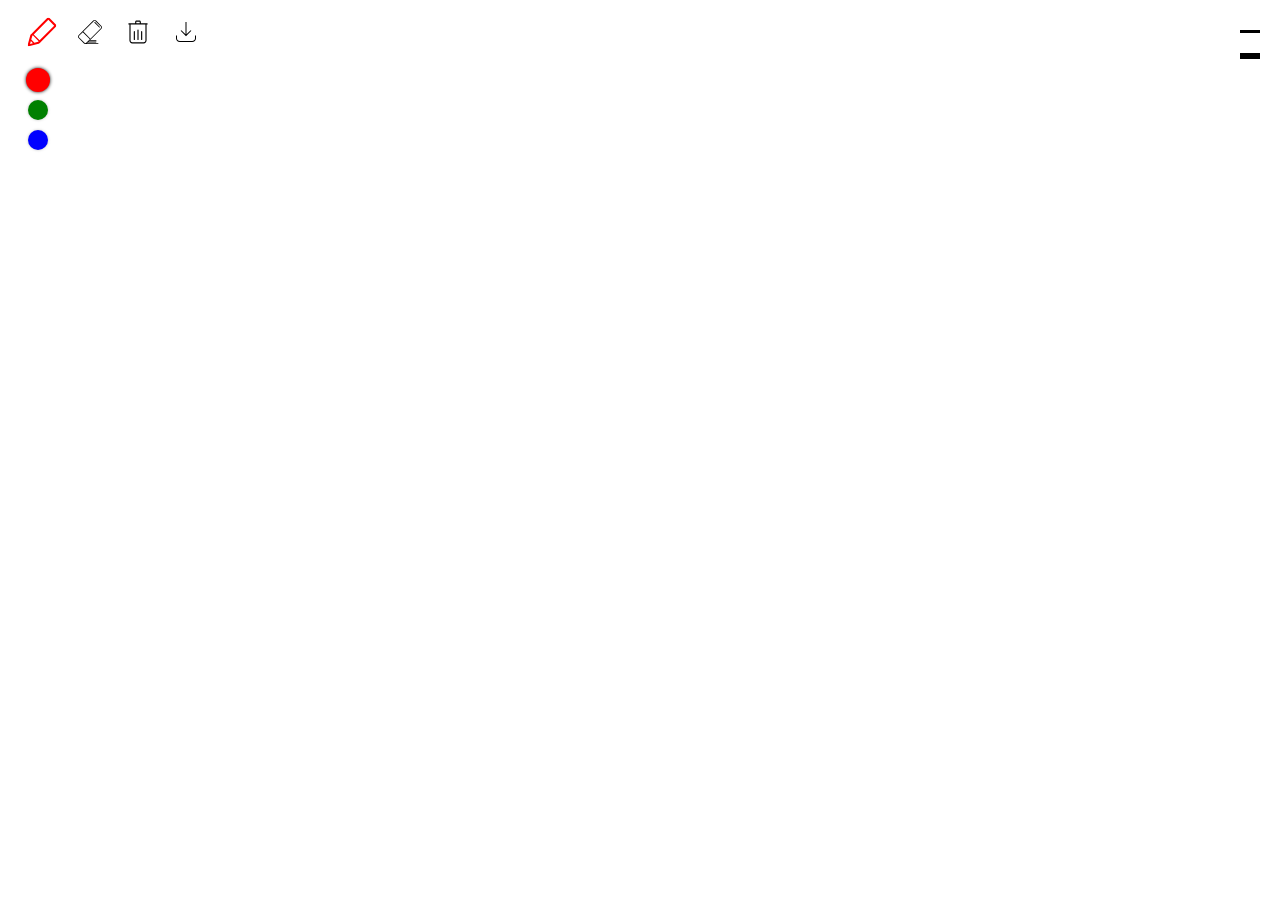
<file: hybrid/html/huaban/index.html>
<!doctype html>
<html>

<head>
  <meta charset="utf-8">
  <meta name="viewport"
    content="width=device-width, user-scalable=no, initial-scale=1.0, maximum-scale=1.0, minimum-scale=1.0">
  <title>涂鸦画板,简易画板,在线画板</title>
  <meta name="keywords" content="涂鸦画板,简易画板,在线画板">
  <meta name="description" content="涂鸦画板,简易画板,在线画板">
  <meta name="copyright" content="阿赛工作室,郭言赛,asai.cc">

  <style>
    ul,
    ol {
      list-style: none;
    }

    * {
      margin: 0;
      padding: 0;
    }

    .icon {
      width: 1em;
      height: 1em;
      vertical-align: -0.15em;
      fill: currentColor;
      overflow: hidden;
    }

    #asai-huaban {
      display: block;
      background: white;
      position: fixed;
      top: 0;
      left: 0;
    }

    body {
      overflow: hidden;
    }

    .actions {
      position: fixed;
      top: 0;
      left: 0;
      padding: 20px;
    }

    .actions svg {
      width: 1.5em;
      height: 1.5em;
      transition: all 0.3s;
      margin: 0 10px;
    }

    .actions svg.active {
      fill: red;
      transform: scale(1.2);
    }

    .colors {
      position: fixed;
      top: 60px;
      left: 28px;
    }

    .colors>li {
      width: 20px;
      height: 20px;
      border-radius: 50%;
      box-shadow: 0 0 3px rgba(0, 0, 0, 0.25);
      margin: 10px 0;
      transition: all 0.3s;
    }

    .colors>li.red {
      background: red;
    }

    .colors>li.green {
      background: green;
    }

    .colors>li.blue {
      background: blue;
    }

    .colors>li.active {
      box-shadow: 0 0 3px rgba(0, 0, 0, 0.95);
      transform: scale(1.2);
    }

    .sizes {
      position: fixed;
      right: 20px;
      top: 10px;
    }

    .sizes>li {
      margin: 20px 0;
    }

    .sizes>.thin {
      height: 0;
      width: 20px;
      border-top: 3px solid black;
    }

    .sizes>.thick {
      height: 0;
      width: 20px;
      border-top: 6px solid black;
    }
  </style>

</head>

<body>

  <canvas id="asai-huaban" width=300 height=300></canvas>

  <div id=actions class="actions">
    <svg id=pen class="active icon">
      <use xlink:href="#icon-pen"></use>
    </svg>
    <svg id=eraser class="icon">
      <use xlink:href="#icon-erase"></use>
    </svg>
    <svg id=clear class="icon">
      <use xlink:href="#icon-clear"></use>
    </svg>
    <svg id=download class="icon">
      <use xlink:href="#icon-save"></use>
    </svg>
  </div>

  <ol class="colors">
    <li id="red" class="red active"></li>
    <li id="green" class="green"></li>
    <li id="blue" class="blue"></li>
  </ol>
  <ol class="sizes">
    <li id="thin" class="thin"></li>
    <li id="thick" class="thick"></li>
  </ol>

  <script type="text/javascript">
    var asaiHuabanDom = document.getElementById('asai-huaban');
    var context = asaiHuabanDom.getContext('2d');
    var lineWidth = 5;

    autoSetCanvasSize(asaiHuabanDom);

    listenToUser(asaiHuabanDom);

    var eraserEnabled = false;
    pen.onclick = function () {
      eraserEnabled = false;
      pen.classList.add('active');
      eraser.classList.remove('active');
    };
    eraser.onclick = function () {
      eraserEnabled = true;
      eraser.classList.add('active');
      pen.classList.remove('active');
    };
    clear.onclick = function () {
      context.clearRect(0, 0, asaiHuabanDom.width, asaiHuabanDom.height);
    };
    download.onclick = function () {
      var url = asaiHuabanDom.toDataURL("image/png");
      var a = document.createElement('a');
      document.body.appendChild(a);
      a.href = url;
      a.download = '我的画';
      a.target = '_blank';
      a.click();
    };
    red.onclick = function () {
      context.fillStyle = 'red';
      context.strokeStyle = 'red';
      red.classList.add('active');
      green.classList.remove('active');
      blue.classList.remove('active');
    };
    green.onclick = function () {
      context.fillStyle = 'green';
      context.strokeStyle = 'green';
      red.classList.remove('active');
      green.classList.add('active');
      blue.classList.remove('active');
    };
    blue.onclick = function () {
      context.fillStyle = 'blue';
      context.strokeStyle = 'blue';
      red.classList.remove('active');
      green.classList.remove('active');
      blue.classList.add('active');
    };
    thin.onclick = function () {
      lineWidth = 5;
    };
    thick.onclick = function () {
      lineWidth = 10;
    };

    function autoSetCanvasSize(canvas) {
      setCanvasSize();
      window.onresize = function () {
        setCanvasSize();
      };
      function setCanvasSize() {
        var pageWidth = document.documentElement.clientWidth;
        var pageHeight = document.documentElement.clientHeight;
        canvas.width = pageWidth;
        canvas.height = pageHeight;
      }
    }

    function drawLine(x1, y1, x2, y2) {
      context.beginPath();
      context.moveTo(x1, y1);
      context.lineWidth = lineWidth;
      context.lineTo(x2, y2);
      context.stroke();
      context.closePath();
    }

    function listenToUser(canvas) {
      var using = false;
      var lastPoint = {
        x: undefined,
        y: undefined
      };
      // 特性检测
      if (document.body.ontouchstart !== undefined) {
        // 触屏设备
        canvas.ontouchstart = function (eTouch) {
          var x = eTouch.touches[0].clientX;
          var y = eTouch.touches[0].clientY;
          console.log(x, y);
          using = true;
          if (eraserEnabled) {
            context.clearRect(x - 5, y - 5, 10, 10);
          } else {
            lastPoint = {
              "x": x,
              "y": y
            };
          }
        };
        canvas.ontouchmove = function (eTouch) {
          console.log('边摸边动');
          var x = eTouch.touches[0].clientX;
          var y = eTouch.touches[0].clientY;
          if (!using) { return }
          if (eraserEnabled) {
            context.clearRect(x - 5, y - 5, 10, 10);
          } else {
            var newPoint = {
              "x": x,
              "y": y
            };
            drawLine(lastPoint.x, lastPoint.y, newPoint.x, newPoint.y);
            lastPoint = newPoint;
          }
        };
        canvas.ontouchend = function () {
          console.log('摸完了');
          using = false;
        };
      } else {
        // 非触屏设备
        canvas.onmousedown = function (eMouse) {
          var x = eMouse.clientX;
          var y = eMouse.clientY;
          using = true;
          if (eraserEnabled) {
            context.clearRect(x - 5, y - 5, 10, 10);
          } else {
            lastPoint = {
              "x": x,
              "y": y
            };
          }
        };
        canvas.onmousemove = function (eMouse) {
          var x = eMouse.clientX;
          var y = eMouse.clientY;
          if (!using) { return }
          if (eraserEnabled) {
            context.clearRect(x - 5, y - 5, 10, 10);
          } else {
            var newPoint = {
              "x": x,
              "y": y
            };
            drawLine(lastPoint.x, lastPoint.y, newPoint.x, newPoint.y);
            lastPoint = newPoint;
          }
        };
        canvas.onmouseup = function (eMouse) {
          using = false;
        };
      }
    }
    (function (window) { var svgSprite = '<svg><symbol id="icon-clear" viewBox="0 0 1024 1024"><path d="M902.095238 141.409524 633.904762 141.409524 633.904762 90.209524C633.904762 53.638095 609.52381 24.380952 577.828571 24.380952l-129.219048 0C414.47619 24.380952 390.095238 53.638095 390.095238 90.209524l0 51.2L121.904762 141.409524c-14.628571 0-24.380952 9.752381-24.380952 24.380952s9.752381 24.380952 24.380952 24.380952l24.380952 0L146.285714 877.714286c0 68.266667 53.638095 121.904762 121.904762 121.904762l487.619048 0c68.266667 0 121.904762-53.638095 121.904762-121.904762L877.714286 190.171429l24.380952 0c14.628571 0 24.380952-9.752381 24.380952-24.380952S916.72381 141.409524 902.095238 141.409524zM438.857143 90.209524C438.857143 80.457143 443.733333 73.142857 446.171429 73.142857l129.219048 0C580.266667 73.142857 585.142857 80.457143 585.142857 90.209524l0 51.2-146.285714 0L438.857143 90.209524zM828.952381 877.714286c0 41.447619-31.695238 73.142857-73.142857 73.142857L268.190476 950.857143c-41.447619 0-73.142857-31.695238-73.142857-73.142857L195.047619 190.171429l633.904762 0L828.952381 877.714286z"  ></path><path d="M512 853.333333c14.628571 0 24.380952-9.752381 24.380952-24.380952L536.380952 431.542857c0-14.628571-9.752381-24.380952-24.380952-24.380952s-24.380952 9.752381-24.380952 24.380952L487.619048 828.952381C487.619048 841.142857 497.371429 853.333333 512 853.333333z"  ></path><path d="M668.038095 853.333333c14.628571 0 24.380952-9.752381 24.380952-24.380952L692.419048 497.371429c0-14.628571-9.752381-24.380952-24.380952-24.380952s-24.380952 9.752381-24.380952 24.380952L643.657143 828.952381C643.657143 841.142857 653.409524 853.333333 668.038095 853.333333z"  ></path><path d="M355.961905 853.333333c14.628571 0 24.380952-9.752381 24.380952-24.380952L380.342857 497.371429c0-14.628571-9.752381-24.380952-24.380952-24.380952s-24.380952 9.752381-24.380952 24.380952L331.580952 828.952381C331.580952 841.142857 343.771429 853.333333 355.961905 853.333333z"  ></path></symbol><symbol id="icon-pen" viewBox="0 0 1024 1024"><path d="M241.53404 893.694472l-111.148643-111.097445 36.45225-132.753768 18.738094-18.686897 207.398964 207.398963-18.686898 18.738095-132.753767 36.401052z m-153.23256 42.03272l27.748763-101.114034L189.466712 907.978429l-101.114035 27.748763zM737.274391 79.406515l207.398964 207.45016L426.150347 805.328486 218.751384 597.980719 737.274391 79.355318zM444.837245 890.417865l33.175642-33.175642L1006.980078 328.326229a58.671738 58.671738 0 0 0 0-82.939107L778.743944 17.150988a58.671738 58.671738 0 0 0-82.939106 0L166.888844 546.066982l-33.175643 33.22684-24.420959 24.369762a58.46695 58.46695 0 0 0-15.922261 29.643051L1.317812 977.043154c-3.583789 13.311215 0.614364 26.827217 9.829821 35.786689 8.959471 9.215456 22.526671 13.413609 35.786688 9.82982l344.606868-92.052169a59.849269 59.849269 0 0 0 11.109745-3.583788c6.450819-2.867031 12.492063-6.911592 17.816549-12.236078l24.369762-24.369763z"  ></path></symbol><symbol id="icon-save" viewBox="0 0 1024 1024"><path d="M896 661.333333v128c0 58.88-53.973333 106.666667-120.106667 106.666667H248.106667C181.973333 896 128 848.213333 128 789.333333v-128H85.333333v128c0 82.346667 72.96 149.333333 162.773334 149.333334h527.786666c89.813333 0 162.773333-66.986667 162.773334-149.333334v-128h-42.666667z" fill="" ></path><path d="M740.48 463.146667l-30.293333-30.293334-176.853334 177.066667V85.333333h-42.666666v524.586667l-176.853334-177.066667-30.293333 30.293334L512 691.413333l228.48-228.266666z" fill="" ></path></symbol><symbol id="icon-erase" viewBox="0 0 1024 1024"><path d="M542 832.1l457.034-457.2c33.234-33.316 33.234-87.244 0-120.558L769.65 24.966c-33.288-33.288-87.262-33.288-120.55 0L192.074 482.158l-0.018 0.01-167.09 166.932c-33.234 33.316-33.234 87.244 0 120.558l229.384 229.374a84.43 84.43 0 0 0 46.148 23.588 17.012 17.012 0 0 0 6.702 1.38h549.718c9.426 0 17.066-7.64 17.066-17.066s-7.64-17.066-17.066-17.066H384.086l34.168-34.134H768c9.426 0 17.066-7.64 17.066-17.066s-7.64-17.066-17.066-17.066H452.418l34.168-34.134H768c9.426 0 17.066-7.64 17.066-17.066s-7.64-17.066-17.066-17.066H520.754l21.23-21.208 0.016-0.028z m-191.232 142.8c-20.23 19.3-52.054 19.3-72.284 0L49.1 745.526c-19.926-19.976-19.926-52.308 0-72.284l155.016-154.858 301.65 301.658-154.998 154.858z m-122.518-480.65L673.234 49.1c20.23-19.3 52.054-19.3 72.284 0L974.9 278.476c19.924 19.978 19.924 52.314 0 72.292l-444.984 445.14-301.666-301.658z"  ></path><path d="M728.866 90.334a17.064 17.064 0 0 0-24.132 24.132l204.8 204.8a17.064 17.064 0 0 0 24.132-24.132l-204.8-204.8z"  ></path></symbol></svg>'; var script = function () { var scripts = document.getElementsByTagName("script"); return scripts[scripts.length - 1] }(); var shouldInjectCss = script.getAttribute("data-injectcss"); var ready = function (fn) { if (document.addEventListener) { if (~["complete", "loaded", "interactive"].indexOf(document.readyState)) { setTimeout(fn, 0) } else { var loadFn = function () { document.removeEventListener("DOMContentLoaded", loadFn, false); fn() }; document.addEventListener("DOMContentLoaded", loadFn, false) } } else if (document.attachEvent) { IEContentLoaded(window, fn) } function IEContentLoaded(w, fn) { var d = w.document, done = false, init = function () { if (!done) { done = true; fn() } }; var polling = function () { try { d.documentElement.doScroll("left") } catch (e) { setTimeout(polling, 50); return } init() }; polling(); d.onreadystatechange = function () { if (d.readyState == "complete") { d.onreadystatechange = null; init() } } } }; var before = function (el, target) { target.parentNode.insertBefore(el, target) }; var prepend = function (el, target) { if (target.firstChild) { before(el, target.firstChild) } else { target.appendChild(el) } }; function appendSvg() { var div, svg; div = document.createElement("div"); div.innerHTML = svgSprite; svgSprite = null; svg = div.getElementsByTagName("svg")[0]; if (svg) { svg.setAttribute("aria-hidden", "true"); svg.style.position = "absolute"; svg.style.width = 0; svg.style.height = 0; svg.style.overflow = "hidden"; prepend(svg, document.body) } } if (shouldInjectCss && !window.__iconfont__svg__cssinject__) { window.__iconfont__svg__cssinject__ = true; try { document.write("<style>.svgfont {display: inline-block;width: 1em;height: 1em;fill: currentColor;vertical-align: -0.1em;font-size:16px;}</style>") } catch (e) { console && console.log(e) } } ready(appendSvg) })(window)
  </script>
</body>

</html>
</file>
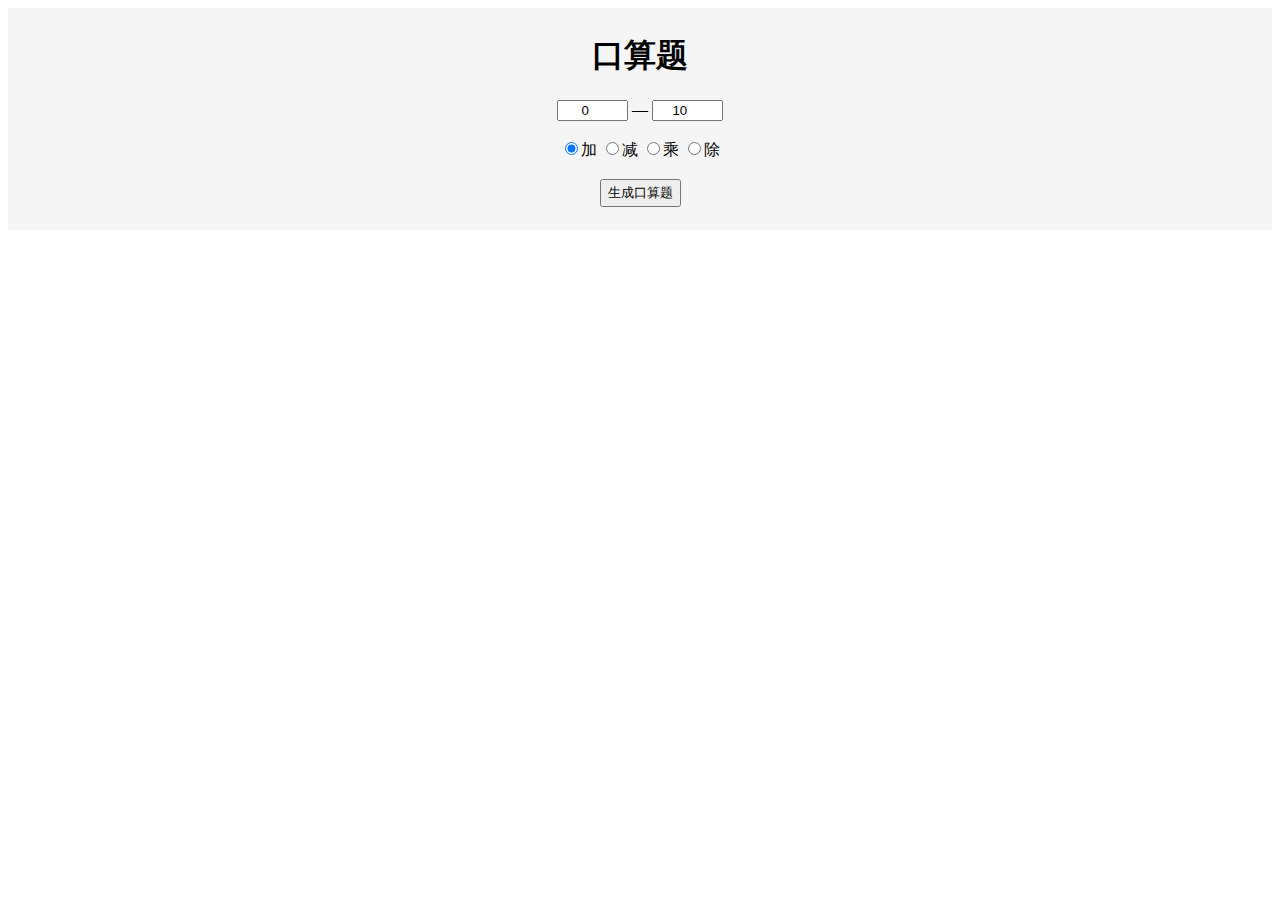
<file: hybrid/html/kousuan/index.html>
<!doctype html>
<html>

<head>
    <meta charset="utf-8">
    <meta name="viewport"
        content="width=device-width, user-scalable=no, initial-scale=1.0, maximum-scale=1.0, minimum-scale=1.0">
    <title>口算题,计算题,在线加减乘除</title>
    <meta name="keywords" content="口算题,计算题,在线加减乘除">
    <meta name="description" content="口算题,计算题,在线加减乘除">
    <meta name="copyright" content="阿赛工作室,郭言赛,asai.cc">
    <style>
        .asaijsk {
            width: 100%;
        }

        .asaijssh,
        .asaijsin {
            width: 100%;
            height: 58px;
            font-size: 36px;
        }

        .inftd {
            text-align: center;
        }

        .inptbig {
            font-size: 28px;
        }

        .inpj {
            border: 0px;
            width: 20px;
            font-weight: bold;
            text-align: center;
        }

        .inpt1,
        .inpt2,
        .inpt3,
        .inpt30,
        .inpt31 {
            width: 100%;
            text-align: center;
            height: 38px;
            font-size: 22px;
        }

        .inpt1,
        .inpt3,
        .inpt30,
        .inpt31 {
            border: 0px;
        }

        .inpt1 {
            letter-spacing: 6px;
        }

        .inpt3 {
            display: none;
        }

        .inpt30 {
            color: #0C0;
            display: block;
        }

        .inpt31 {
            color: #F00;
            display: block;
        }

        .inftr {
            background-color: #F5F5F5;
        }

        .inftr .inpt1,
        .inftr .inpt3,
        .inftr .inpt30,
        .inftr .inpt31,
        .inftr .inpj {
            background-color: #F5F5F5;
        }

        .inpx {
            width: 5%;
            text-align: center;
        }

        #asaijskshow {
            width: 100%;
        }
    </style>
    <script>
        function asaiksSC() {
            var asaiksshow = '<table class="asaijsk" border="0" cellpadding="5" cellspacing="0" align="center"><tr class="inftr"><td colspan="5" align="center">耗时：<input class="inpj" type="text" name="jsh" id="jsh" value="0">时<input class="inpj" type="text" name="jsm" id="jsm" value="0">分<input class="inpj" type="text" name="jss" id="jss" value="0">秒</td></tr><tr class="inftr"><td class="inftd" width="18%"></td><td class="inftd" width="38%"></td><td class="inftd"></td><td class="inftd" width="18%"></td><td class="inftd"></td></tr>';
            var asaiksna = Number(document.getElementById("ksxa").value);
            var asaiksnb = Number(document.getElementById("ksxb").value);
            var asaiksa, asaiksb, asaiksf, asaiksc, asaiksy, asaiksz;
            var asaiksx = '';
            for (var asaiksi = 1; asaiksi < 21; asaiksi++) {
                asaiksf = document.getElementById("ksxf").value;
                asaiksa = asaiksna + Math.ceil(Math.random() * asaiksnb);
                asaiksb = asaiksna + Math.ceil(Math.random() * asaiksnb);
                if (asaiksf == "/" || asaiksf == "-") {
                    if (asaiksa < asaiksb) {
                        asaiksc = asaiksb;
                        asaiksb = asaiksa;
                        asaiksa = asaiksc;
                    }
                }
                asaiksy = asaiksa + asaiksf + asaiksb;
                asaiksz = eval(asaiksy);
                if (asaiksf == "/" & asaiksa % asaiksb !== 0) { asaiksi = asaiksi - 1; } else {
                    if (asaiksx.indexOf(asaiksy + '=') == -1) {
                        asaiksx = asaiksx + asaiksy + '=';
                        if (asaiksi % 2 == 0) { asaiksshow = asaiksshow + '<tr class="inftr">'; } else { asaiksshow = asaiksshow + '<tr>'; }
                        asaiksshow = asaiksshow + '<td class="inftd">第' + asaiksi + '题</td><td class="inftd"><input class="inpt1" type="text" readonly id="jst' + asaiksi + '" value="' + asaiksy.replace('*', '×').replace('/', '÷') + '"></td><td class="inftd inptbig">=</td><td class="inftd"><input class="inpt2" type="number" id="jsj' + asaiksi + '" value=""></td><td class="inftd inptbig"><input class="inpt3" type="text" readonly id="jsx' + asaiksi + '" value="' + asaiksz + '"></td></tr>';
                    } else {
                        asaiksi = asaiksi - 1;
                    }
                }
            }
            asaiksshow = asaiksshow + '<tr><td colspan="5"><input type="button" value="提交打分" id="result" onclick="asaiksFR()" class="asaijsin"></td></tr></table>';
            document.getElementById("asaijskshow").innerHTML = asaiksshow;
        }

        function asaiksFR() {
            var asaikszf = 0;
            for (var asaiksi = 1; asaiksi < 21; asaiksi++) {
                var asaiksjid = document.getElementById("jsj" + asaiksi);
                var asaiksxid = document.getElementById("jsx" + asaiksi);
                var asaiksj = asaiksjid.value;
                var asaiksx = asaiksxid.value;
                if (asaiksj == asaiksx) {
                    asaikszf = asaikszf + 5;
                    asaiksxid.value = "对";
                    asaiksxid.className = "inpt30";
                } else {
                    asaiksxid.className = "inpt31";
                }
            }
            alert("本次得分：" + asaikszf + " 分，耗时：" + document.getElementById("jsh").value + "时" + document.getElementById("jsm").value + "分" + document.getElementById("jss").value + "秒。");
        }
    </script>
</head>

<body>
    <script type="text/javascript">
        var int = self.setInterval("ksjsq()", 1000);
        function ksjsq() {
            var ksjs = parseInt(document.getElementById("jss").value);
            if (ksjs > 59) {
                var ksjm = parseInt(document.getElementById("jsm").value);
                if (ksjm > 59) {
                    var ksjh = parseInt(document.getElementById("jsh").value);
                    document.getElementById("jsh").value = ksjh + 1;
                    document.getElementById("jsm").value = 0;
                    document.getElementById("jss").value = 0;
                }
                else {
                    document.getElementById("jsm").value = ksjm + 1;
                    document.getElementById("jss").value = 0;
                }
            } else { document.getElementById("jss").value = ksjs + 1; }

        }
    </script>
    <table class="asaijsk" border="0" cellpadding="5" cellspacing="0" align="center">
        <tr class="inftr">
            <td align="center">
                <h1>口算题</h1>
                <input class="inpx" type="number" id="ksxa" value="0">
                —
                <input class="inpx" type="number" id="ksxb" value="10"><input type="hidden" id="ksxf" value="+"><br><br>
                <input type="radio" id="ksxx1" value="+" name="ksxx" onClick="ksxf.value=this.value" checked><label
                    for="ksxx1">加</label>
                <input type="radio" id="ksxx2" value="-" name="ksxx" onClick="ksxf.value=this.value"><label
                    for="ksxx2">减</label>
                <input type="radio" id="ksxx3" value="*" name="ksxx" onClick="ksxf.value=this.value"><label
                    for="ksxx3">乘</label>
                <input type="radio" id="ksxx4" value="/" name="ksxx" onClick="ksxf.value=this.value"><label
                    for="ksxx4">除</label><br><br>
                <input type="button" style="height:28px;" value="生成口算题" onclick="asaiksSC()"><br><br>
            </td>
        </tr>
    </table>
    <div id="asaijskshow"></div>
</body>

</html>
</file>
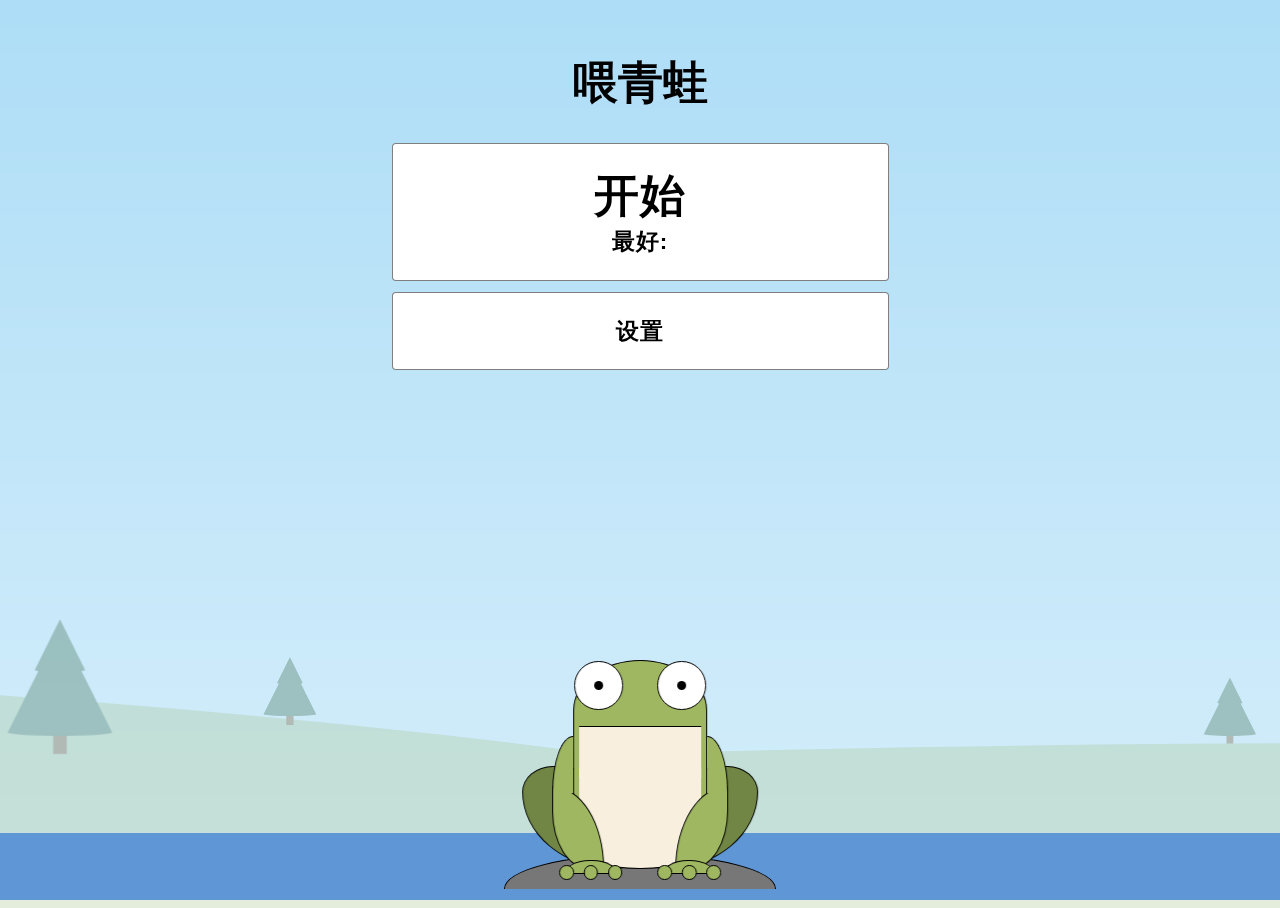
<file: hybrid/html/qingwa/index.html>
<!doctype html>
<html>

<head>
  <meta charset="utf-8">
  <meta name="viewport"
    content="width=device-width, user-scalable=no, initial-scale=1.0, maximum-scale=1.0, minimum-scale=1.0">
  <title>喂青蛙,青蛙吃蚊子,蚊子杀手游戏</title>
  <meta name="keywords" content="喂青蛙,青蛙吃蚊子,蚊子杀手游戏">
  <meta name="description" content="喂青蛙,青蛙吃蚊子,蚊子杀手游戏">
  <meta name="copyright" content="阿赛工作室,郭言赛,asai.cc">

  <style>
    /* NOTE: The styles were added inline because Prefixfree needs access to your styles and they must be inlined if they are on local disk! */
    @keyframes squiggly {
      0% {
        filter: url("#squiggly-0");
      }

      25% {
        filter: url("#squiggly-1");
      }

      50% {
        filter: url("#squiggly-3");
      }

      100% {
        filter: url("#squiggly-4");
      }
    }

    html,
    body {
      width: 100%;
      height: 100%;
      overflow: hidden;
      background: #fff;
      color: #000;
      font-size: 2.5vh;
    }

    body {
      font-family: arial;
    }

    body.dark {
      color: #fff;
    }

    .card {
      overflow: hidden;
      max-width: 20em;
      padding: 1em;
      margin: 0 auto 1em;
      background: rgba(255, 255, 255, 0.25);
      border: 1px solid #000;
      border-radius: 0.25em;
    }

    .btn {
      display: block;
      margin: 0 auto 0.5em;
      padding: 1em;
      max-width: 20em;
      font-weight: bold;
      letter-spacing: 1px;
      text-decoration: none !important;
      text-transform: uppercase;
      text-shadow: none !important;
      background: #fff;
      transition: all 0.2s;
      border: 1px solid rgba(0, 0, 0, 0.5);
      border-radius: 4px;
      color: #000;
    }

    .checkbox {
      display: inline-block;
      font-weight: bold;
      text-transform: uppercase;
    }

    .checkbox input {
      display: none;
    }

    .checkbox span {
      display: block;
      padding: 1em;
      background: #fff;
      border: 1px solid #bbb;
      border-radius: 4px;
      color: #000;
      transition: all 0.2s;
      cursor: pointer;
    }

    .checkbox input:checked+span {
      border-color: #000;
    }

    .play .text {
      font-size: 2em;
    }

    .scoreboard .scoreboard-list {
      display: inline-block;
      padding: 0;
      margin: 0;
      text-align: right;
    }

    .game .hud {
      padding: 0 1rem;
      font-size: 1.5rem;
      letter-spacing: 1px;
    }

    .dark .game .hud {
      text-shadow: 0 1px 0 rgba(0, 0, 0, 0.1), 0 -1px 0 rgba(0, 0, 0, 0.1), 1px 0 0 rgba(0, 0, 0, 0.1), -1px 0 0 rgba(0, 0, 0, 0.1), 1px 1px 0 rgba(0, 0, 0, 0.1), -1px -1px 0 rgba(0, 0, 0, 0.1), -1px 1px 0 rgba(0, 0, 0, 0.1), 1px -1px 0 rgba(0, 0, 0, 0.1);
    }

    .game .hud .label {
      display: block;
      font-size: 0.6em;
      font-weight: normal;
      text-transform: uppercase;
    }

    .game .hud .value {
      font-size: 2em;
      font-weight: bold;
      line-height: 1;
    }

    .game .time {
      float: left;
    }

    .game .score {
      float: right;
    }

    .dark .win {
      text-shadow: 0 1px 0 black, 0 -1px 0 black, 1px 0 0 black, -1px 0 0 black, 1px 1px 0 black, -1px -1px 0 black, -1px 1px 0 black, 1px -1px 0 black;
    }

    .win .score {
      float: left;
    }

    .win .best {
      float: right;
    }

    .win .label {
      display: block;
      font-size: 0.6em;
      font-weight: normal;
      text-transform: uppercase;
    }

    .win .value {
      font-size: 2em;
      font-weight: bold;
      line-height: 1;
    }

    .win .highscore {
      display: block;
      clear: both;
    }

    .win .highscore.is-hidden {
      display: none;
    }

    .screen {
      position: fixed;
      z-index: 10;
      top: 0;
      left: 0;
      right: 0;
      bottom: 0;
      height: 100%;
      padding: 1em;
      overflow: hidden;
      text-align: center;
      visibility: hidden;
      opacity: 0;
      transform: translateY(-1em);
      transition: all 0.2s 0.1s;
    }

    .screen.is-active {
      visibility: visible;
      opacity: 1;
      transform: translateY(0);
    }

    .screen.game {
      padding-left: 0;
      padding-right: 0;
      background: none;
    }

    .screen h1 {
      text-transform: uppercase;
    }

    .sky {
      position: fixed;
      top: 0;
      right: 0;
      bottom: 0;
      left: 0;
      transition: all 0.5s;
      background: #fff;
      cursor: pointer;
    }

    .outlines .sky {
      background: #fff;
    }

    .light .sky {
      background: #aedef7;
    }

    .dark .sky {
      background: #002;
    }

    .sky:before {
      position: fixed;
      top: 0;
      left: 0;
      bottom: 0;
      right: 0;
      background: linear-gradient(to bottom, rgba(255, 255, 255, 0.0001), #fff);
      opacity: 0.5;
      content: '';
      transition: all 0.2s;
    }

    .dark .sky:before {
      opacity: 0.3;
    }

    @keyframes twinkle {
      0% {
        border-left-color: white;
        border-right-color: rgba(255, 255, 255, 0);
      }

      33.3334% {
        border-left-color: rgba(255, 255, 255, 0);
        border-right-color: white;
      }

      66.6667% {
        border-left-color: rgba(255, 255, 255, 0);
        border-right-color: white;
      }

      100% {
        border-left-color: white;
        border-right-color: rgba(255, 255, 255, 0);
      }
    }

    .stars {
      position: fixed;
      left: 2em;
      right: 2em;
      top: 4em;
      height: 2px;
      transform: rotate(40deg);
      border-width: 0 2px;
      border-style: solid;
      border-color: #fff;
      opacity: 0;
      transform: translateY(-5em);
      transition: all 0.5s;
      will-change: opacity;
      animation: twinkle 6s infinite alternate;
    }

    .dark .stars {
      opacity: 1;
      transform: translateY(0);
    }

    .stars:before,
    .stars:after {
      position: fixed;
      top: 6em;
      left: 2em;
      right: 0em;
      height: inherit;
      border: inherit;
      transform: rotate(-15deg);
      opacity: 0.5;
      content: '';
      will-change: opacity;
    }

    .stars:before {
      animation: twinkle 3s infinite alternate-reverse;
    }

    .stars:after {
      top: 0.5em;
      left: 3em;
      right: 6em;
      opacity: 1;
      transform: rotate(-30deg);
      animation: twinkle 6s infinite alternate;
    }

    .moon {
      position: fixed;
      bottom: 20em;
      left: 50%;
      width: 10em;
      height: 10em;
      background: #fff;
      border-radius: 50%;
      transition: all 0.5s ease-in-out;
      transform: translateY(2em);
      box-shadow: 0 0 4em #fff, 0 0 12em #fff, 0 0 0 6em rgba(211, 230, 235, 0.025), 0 0 0 12em rgba(211, 230, 235, 0.025), 0 0 0 18em rgba(211, 230, 235, 0.025);
      opacity: 0;
    }

    .moon:before,
    .moon:after {
      position: absolute;
      top: 20%;
      left: 10%;
      width: 30%;
      height: 30%;
      border-radius: 50%;
      background: rgba(0, 0, 0, 0.05);
      box-shadow: inset 0 0 1em rgba(0, 0, 0, 0.1);
      content: '';
      opacity: 0.1;
    }

    .moon:after {
      top: auto;
      left: auto;
      bottom: 10%;
      right: 10%;
      width: 50%;
      height: 50%;
      opacity: 0.1;
    }

    .dark .moon {
      transform: translateY(0);
      opacity: 1;
    }

    .mountains {
      opacity: 0.3;
    }

    .dark .mountains {
      opacity: 0.9;
    }

    .mountain {
      position: fixed;
      left: -100%;
      bottom: -3em;
      width: 200%;
      height: 14em;
      background: #fff;
      border-radius: 0 100% 0 0;
      transition: all 0.5s ease-in-out;
    }

    .light .mountain {
      background: #a4c18b;
    }

    .dark .mountain {
      background: #0a0a2a;
    }

    .mountain--2 {
      left: auto;
      right: -10%;
      height: 10em;
      border-radius: 100% 0 0 0;
    }

    .grass {
      display: none;
      position: fixed;
      left: 0;
      right: 0;
      bottom: 0;
      height: 8em;
      background: #fff;
      transition: all 0.5s ease-in-out;
    }

    .light .grass {
      background: #a7cc67;
    }

    .dark .grass {
      background: #0f0f2f;
    }

    .water {
      position: fixed;
      z-index: 2;
      left: 0;
      right: 0;
      bottom: 0;
      height: 3em;
      transition: all 0.5s ease-in-out;
      background: #fff;
    }

    .light .water {
      background: #5f96d5;
    }

    .dark .water {
      background: #0f0f2f;
    }

    .tree {
      position: absolute;
      z-index: 3;
      right: 38%;
      top: -6.8em;
      width: 1.5em;
      height: 10em;
      transition: all 0.5s;
      background: #fff;
      transform: scale(0.2, 0.2);
      transform-origin: 50% 100%;
    }

    .light .tree {
      background: #6f4817;
    }

    .dark .tree {
      background: #0a0a2a;
    }

    .tree:before,
    .tree:after {
      position: absolute;
      left: 50%;
      bottom: 2em;
      display: inline-block;
      width: 0;
      transform: translateX(-50%);
      transition: all 0.5s ease-in-out;
      border-width: 0 6em 12em;
      border-style: solid;
      border-color: transparent;
      border-radius: 0 0 100% 100% / 0 0 1em 1em;
      border-bottom-color: #fff;
      content: '';
    }

    .light .tree:before,
    .light .tree:after {
      border-bottom-color: #2d5e3b;
    }

    .dark .tree:before,
    .dark .tree:after {
      border-bottom-color: #0a0a2a;
    }

    .tree:after {
      width: 0;
      bottom: 9em;
      border-width: 0 3em 6em;
    }

    .tree--2 {
      left: auto;
      right: 1.5em;
      top: -5.9em;
      transform: scale(0.2, 0.2);
    }

    .tree--3 {
      top: -5.5em;
      right: 47%;
      transform: scale(0.4, 0.4);
    }

    .lily {
      @extends .shadow;
      position: fixed;
      z-index: 3;
      left: 50%;
      bottom: 0.5em;
      height: 1.5em;
      width: 12em;
      transform: translateX(-50%);
      background: #fff;
      border: 1px solid #000;
      border-bottom: 0;
      border-radius: 50% 50% 0 0 / 100% 100% 0 0;
    }

    .light .lily {
      background: #777;
    }

    .dark .lily {
      background: #223;
    }

    .lily--2 {
      left: -9em;
      bottom: 5em;
      border: none;
      animation-delay: 2s;
      opacity: 0.6;
      transform: scale(0.5, 0.3);
    }

    .lily--3 {
      right: -7em;
      left: auto;
      bottom: 6em;
      border: none;
      animation-delay: -2s;
      opacity: 0.4;
      transform: scale(0.2, 0.15);
    }

    .shadow,
    .fly,
    .fly:before,
    .fly:after,
    .player .body,
    .player .belly,
    .player .arms .arm,
    .player .legs .leg,
    .player .eyes .eye,
    .player .tongue-inner {
      box-shadow: none;
    }

    .flies {
      display: flex;
      flex-wrap: wrap;
      width: 100%;
      overflow: hidden;
    }

    .flies .path {
      flex: 1 1 50%;
      padding: 1em 0;
      text-align: center;
      transition: transform 0.2s;
      will-change: transform;
    }

    .flies .path:nth-child(odd) {
      transform: translateX(-100%);
    }

    .flies .path:nth-child(even) {
      transform: translateX(100%);
    }

    .flies .path.is-active:nth-child(odd) {
      transform: translateX(-20%);
    }

    .flies .path.is-active:nth-child(even) {
      transform: translateX(20%);
    }

    .flies .path.is-hidden {
      visibility: hidden;
    }

    .target {
      display: inline-block;
      width: 4em;
      height: 4em;
      line-height: 4em;
      text-align: center;
      background: rgba(255, 255, 255, 0.05);
      border-radius: 50%;
    }

    .fly {
      z-index: 99;
      display: inline-block;
      width: 0.8em;
      height: 0.8em;
      border-radius: 50%;
      background: #000;
      border: 1px solid #000;
      will-change: transform;
      transform: translateY(50%);
    }

    .fly:before,
    .fly:after {
      position: absolute;
      z-index: -1;
      bottom: 50%;
      width: 0.8em;
      height: 0.5em;
      border-radius: 60%;
      background: #fff;
      border: 1px solid #000;
      will-change: transform;
      content: '';
    }

    .fly:before {
      right: 60%;
      transform: rotate(15deg);
      transform-origin: 100% 50%;
      animation: flapLeft 0.08s infinite;
    }

    .fly:after {
      left: 60%;
      transform: rotate(-15deg);
      transform-origin: 0% 50%;
      animation: flapRight 0.08s infinite;
    }

    .fly--dead {
      animation: none;
    }

    @keyframes fly {
      from {
        transform: translateX(-30em);
      }

      to {
        transform: translateX(30em);
      }
    }

    @keyframes flapLeft {
      from {
        transform: rotate(-15deg);
      }

      to {
        transform: rotate(25deg);
      }
    }

    @keyframes flapRight {
      from {
        transform: rotate(25deg);
      }

      to {
        transform: rotate(-15deg);
      }
    }

    @keyframes float {
      0% {
        transform: translateX(-50%) translateY(0);
      }

      50% {
        transform: translateX(-50%) translateY(0.2em);
      }

      100% {
        transform: translateX(-50%) translateY(0);
      }
    }

    .player {
      z-index: 99999;
      position: absolute;
      left: 50%;
      bottom: 2em;
      display: inline-block;
      font-size: 0.9rem;
      transform: translateX(-50%);
    }

    .player .body {
      position: relative;
      width: 6.5em;
      height: 9.75em;
      transform: translateY(0);
      transition: all 0.2s;
      background: #fff;
      border-radius: 4em 4em 4em 4em / 3em 3em 2em 2em;
      border: 1px solid black;
      will-change: transform;
    }

    .light .player .body {
      background: #9fb761;
    }

    .dark .player .body {
      background: #7f9761;
    }

    .player.is-active .body {
      animation: body 0.25s;
    }

    .player .belly {
      position: absolute;
      z-index: 1;
      left: 50%;
      height: 50%;
      bottom: -0.5em;
      left: 0.25em;
      right: 0.25em;
      background: #fff;
      border-bottom: 1px solid #000;
      border-radius: 0 0 50% 50% / 0 0 1em 1em;
    }

    .light .player .belly {
      background: #f8efdf;
    }

    .dark .player .belly {
      background: #f8efdf;
    }

    .player .crown {
      display: none;
      z-index: -10;
      position: absolute;
      bottom: 100%;
      left: 50%;
      margin-bottom: 1px;
      border-width: 2em 1.5em 0;
      border-style: solid;
      border-color: transparent gold gold;
      transform: translateX(-50%);
    }

    .player .crown:before {
      position: absolute;
      bottom: 0;
      left: -1em;
      border-width: 0 1em 2em;
      border-style: solid;
      border-color: gold transparent;
      content: '';
    }

    .player .arms {
      position: absolute;
      z-index: 2;
      left: 0;
      right: 0;
      bottom: -0.5em;
      will-change: transform;
    }

    .player .arms .arm {
      position: absolute;
      bottom: 0em;
      width: 2.5em;
      height: 4em;
      background: #fff;
      border: 1px solid black;
    }

    .light .player .arms .arm {
      background: #9fb761;
    }

    .dark .player .arms .arm {
      background: #7f9761;
    }

    .player .arms .arm:before {
      position: absolute;
      top: -2.5em;
      width: 1em;
      height: 2.75em;
      background: #fff;
      border: 1px solid black;
      border-bottom: none;
      content: '';
    }

    .light .player .arms .arm:before {
      background: #9fb761;
    }

    .dark .player .arms .arm:before {
      background: #7f9761;
    }

    .player .arms .arm .hand {
      position: absolute;
      bottom: -0.25em;
      width: 2em;
      height: 0.5em;
      font-size: 1.25em;
      background: #fff;
      border: 1px solid black;
      border-radius: 50% 50% 0 0 / 100% 100% 0 0 !important;
    }

    .light .player .arms .arm .hand {
      background: #9fb761;
    }

    .dark .player .arms .arm .hand {
      background: #7f9761;
    }

    .player .arms .arm .hand .toe {
      position: absolute;
      bottom: -0.25em;
      width: 0.5em;
      height: 0.5em;
      background: #fff;
      border: 1px solid black;
      border-radius: 50%;
    }

    .light .player .arms .arm .hand .toe {
      background: #9fb761;
    }

    .dark .player .arms .arm .hand .toe {
      background: #7f9761;
    }

    .player .arms .arm .hand .toe:first-child {
      left: -0.25em;
    }

    .player .arms .arm .hand .toe:nth-child(2n) {
      z-index: 2;
      left: 50%;
      transform: translateX(-50%);
    }

    .player .arms .arm .hand .toe:last-child {
      right: -0.25em;
    }

    .player .arms .arm--left {
      left: -1em;
      margin-left: -2px;
      border-radius: 0 100% 0 70%;
    }

    .player .arms .arm--left:before {
      left: -1px;
      border-right: none;
      border-radius: 100% 0 0 0;
    }

    .player .arms .arm--left .hand {
      left: 0.5em;
      border-left: 0;
      border-radius: 0 100% 0 0;
    }

    .player .arms .arm--right {
      right: -1em;
      margin-right: -2px;
      border-radius: 100% 0 70% 0;
    }

    .player .arms .arm--right:before {
      right: -1px;
      border-left: none;
      border-radius: 0 100% 0 0;
    }

    .player .arms .arm--right .hand {
      right: 0.5em;
      border-right: 0;
      border-radius: 100% 0 0 0;
    }

    .player.is-active .arms {
      animation: arms 0.25s;
    }

    .player .legs {
      position: absolute;
      left: 0;
      right: 0;
      bottom: -0.5em;
    }

    .player .legs .leg {
      position: absolute;
      z-index: -1;
      bottom: 0;
      width: 6em;
      height: 5em;
      transform: rotate(0);
      transform-origin: 50% 100%;
      transition: all 0.2s;
      background: #fff;
      border: 1px solid black;
      will-change: transform;
    }

    .light .player .legs .leg {
      background: #718644;
    }

    .dark .player .legs .leg {
      background: #516644;
    }

    .player .legs .leg--left {
      left: -2.5em;
      border-radius: 25% 75% 25% 75%;
    }

    .player .legs .leg--right {
      right: -2.5em;
      border-radius: 75% 25% 75% 25%;
    }

    .player.is-active .leg--left {
      animation: leftLeg 0.25s;
    }

    .player.is-active .leg--right {
      animation: rightLeg 0.25s;
    }

    .player .eyes {
      position: absolute;
      z-index: -5;
      top: 0em;
      left: 0em;
      right: 0em;
    }

    .player .eyes .eye {
      position: absolute;
      top: 0em;
      display: inline-block;
      width: 2.3em;
      height: 2.3em;
      background: #fff;
      border: 1px solid black;
      border-radius: 50%;
      overflow: hidden;
    }

    .player .eyes .eye--left {
      left: -0em;
    }

    .player .eyes .eye--right {
      right: -0em;
    }

    .player .eyes .eye:before,
    .player .eyes .eye:after {
      position: absolute;
      z-index: 6;
      left: 0;
      width: 100%;
      height: 50%;
      transform: translateY(1px);
      transition: all 0.2s;
      background: #fff;
      border-top: 1px solid #000;
      content: '';
      will-change: transform;
    }

    .light .player .eyes .eye:before,
    .light .player .eyes .eye:after {
      background: #718644;
    }

    .dark .player .eyes .eye:before,
    .dark .player .eyes .eye:after {
      background: #516644;
    }

    .player .eyes .eye:before {
      bottom: 100%;
      margin-bottom: 1px;
    }

    .player .eyes .eye:after {
      top: 100%;
    }

    .player .eyes .eye:hover:after {
      transform: translateY(-98%);
    }

    .player .eyes .pupil {
      position: absolute;
      top: 50%;
      left: 50%;
      width: 0.4rem;
      height: 0.4rem;
      margin: -0.2em 0 0 -0.2em;
      transform: translate(0, 0);
      transition: all 0.2s;
      background: #000;
      border-radius: 4em;
      will-change: transform;
      overflow: hidden;
    }

    .player .mouth {
      position: absolute;
      z-index: 6;
      top: 3.25em;
      left: 0.5em;
      right: 0.5em;
      height: 2.25em;
      background: #000;
      border-radius: 0;
      border: 1px solid black;
      border-top: 0;
      border-bottom: 0;
    }

    .player .mouth:before {
      position: absolute;
      top: 1em;
      left: 0.5em;
      right: 0.5em;
      bottom: 0;
      border-radius: 50% 50% 0 0 / 100% 100% 0 0;
      background: #fff;
      content: '';
    }

    .light .player .mouth:before {
      background: #c8725b;
    }

    .dark .player .mouth:before {
      background: #a8525b;
    }

    .player .mouth .top-lip {
      position: absolute;
      left: -0.25em;
      right: -0.25em;
      bottom: 100%;
      height: 0;
      background: #fff;
      border-bottom: 1px solid #000;
    }

    .light .player .mouth .top-lip {
      background: #9fb761;
    }

    .dark .player .mouth .top-lip {
      background: #7f9761;
    }

    .player .mouth .bottom-lip {
      position: absolute;
      z-index: 10;
      top: -1px;
      left: -0.25em;
      right: -0.25em;
      height: 2.5em;
      margin-left: -1px;
      margin-right: -1px;
      transform: translateY(0);
      transition: all 0.25s;
      background: #fff;
      border-top: 1px solid #000;
      will-change: transform;
      border-radius: 0;
      content: '';
    }

    .light .player .mouth .bottom-lip {
      background: #f8efdf;
    }

    .dark .player .mouth .bottom-lip {
      background: #f8efdf;
    }

    .player .mouth .bottom-lip:after {
      display: none;
      position: absolute;
      top: 0.5em;
      left: 1.5em;
      right: 1.5em;
      height: 0.25em;
      border-bottom: 1px solid #000;
      opacity: 0.1;
      content: '';
    }

    .player .tongue {
      pointer-events: none;
      position: absolute;
      z-index: 8;
      bottom: 0.5em;
      left: 50%;
      width: 4em;
      height: 0;
      margin-left: -2em;
      overflow: hidden;
      transform: rotate(0);
      transform-origin: 50% 100%;
      will-change: transform;
    }

    .player .tongue-inner {
      position: absolute;
      left: 1em;
      right: 1em;
      top: 1em;
      bottom: -1em;
      transform: translateY(100%);
      transition: all 0.1s ease-in-out;
      background: #fff;
      border: 1px solid black;
      border-bottom: 0;
      border-radius: 4em 4em 4em 4em / 4em 4em 60em 60em;
      box-sizing: border-box;
      text-align: center;
      content: '';
      will-change: transform;
    }

    .light .player .tongue-inner {
      background: #c8725b;
    }

    .dark .player .tongue-inner {
      background: #a8525b;
    }

    .player .tongue-inner:before {
      position: absolute;
      top: -0.5em;
      left: -0.5em;
      right: -0.5em;
      min-height: 3em;
      max-height: 6em;
      height: 50%;
      background: #fff;
      border-radius: 50%;
      border: 1px solid black;
      border-bottom: none;
      content: '';
    }

    .light .player .tongue-inner:before {
      background: #c8725b;
    }

    .dark .player .tongue-inner:before {
      background: #a8525b;
    }

    .player .tongue .fly {
      visibility: hidden;
      margin-top: -1em;
      font-size: 1.1rem;
    }

    .player .tongue .fly.is-active {
      animation: dead-fly 0.25s;
    }

    .player .tongue .fly.is-active2 {
      animation: dead-fly2 0.25s;
    }

    .player .tongue .fly:before,
    .player .tongue .fly:after {
      top: 0em;
    }

    .player.is-shooting-down .eyes {
      z-index: 8;
    }

    .player.is-shooting-down .mouth {
      z-index: 6;
    }

    .player.is-shooting-down .tongue {
      z-index: 6;
      bottom: 1.5em;
    }

    .player.is-shooting-down .top-lip {
      z-index: 8;
      height: 1em;
    }

    .player.is-shooting-down .bottom-lip {
      z-index: 4;
    }

    .player.is-active .tongue-inner {
      animation: shoot 0.25s;
    }

    .player.is-active .mouth .bottom-lip {
      animation: mouth 0.25s;
    }

    @keyframes dead-fly {
      0% {
        visibility: hidden;
      }

      49% {
        visibility: hidden;
      }

      50% {
        visibility: visible;
      }

      99% {
        visibility: visible;
      }

      100% {
        visibility: hidden;
      }
    }

    @keyframes dead-fly2 {
      0% {
        visibility: hidden;
      }

      49% {
        visibility: hidden;
      }

      50% {
        visibility: visible;
      }

      99% {
        visibility: visible;
      }

      100% {
        visibility: hidden;
      }
    }

    @keyframes shoot {
      0% {
        transform: translateY(105%);
      }

      50% {
        transform: translateY(0);
      }

      100% {
        transform: translateY(105%);
      }
    }

    @keyframes body {
      0% {
        transform: translateY(0);
      }

      50% {
        transform: translateY(-1em);
      }

      100% {
        transform: translateY(0);
      }
    }

    @keyframes leftLeg {
      0% {
        transform: rotate(0);
      }

      50% {
        transform: rotate(-10deg);
      }

      100% {
        transform: rotate(0);
      }
    }

    @keyframes rightLeg {
      0% {
        transform: rotate(0);
      }

      50% {
        transform: rotate(10deg);
      }

      100% {
        transform: rotate(0);
      }
    }

    @keyframes arms {
      0% {
        transform: translateY(0);
      }

      50% {
        transform: translateY(1em);
      }

      100% {
        transform: translateY(0);
      }
    }

    @keyframes mouth {
      0% {
        transform: translateY(0);
      }

      50% {
        transform: translateY(1.9em);
      }

      100% {
        transform: translateY(0);
      }
    }
  </style>

  <script>
/**
 * StyleFix 1.0.3 & PrefixFree 1.0.7
 * @author Lea Verou
 * MIT license
 */(function () { function t(e, t) { return [].slice.call((t || document).querySelectorAll(e)) } if (!window.addEventListener) return; var e = window.StyleFix = { link: function (t) { try { if (t.rel !== "stylesheet" || t.hasAttribute("data-noprefix")) return } catch (n) { return } var r = t.href || t.getAttribute("data-href"), i = r.replace(/[^\/]+$/, ""), s = t.parentNode, o = new XMLHttpRequest, u; o.onreadystatechange = function () { o.readyState === 4 && u() }; u = function () { var n = o.responseText; if (n && t.parentNode && (!o.status || o.status < 400 || o.status > 600)) { n = e.fix(n, !0, t); if (i) { n = n.replace(/url\(\s*?((?:"|')?)(.+?)\1\s*?\)/gi, function (e, t, n) { return /^([a-z]{3,10}:|\/|#)/i.test(n) ? e : 'url("' + i + n + '")' }); var r = i.replace(/([\\\^\$*+[\]?{}.=!:(|)])/g, "\\$1"); n = n.replace(RegExp("\\b(behavior:\\s*?url\\('?\"?)" + r, "gi"), "$1") } var u = document.createElement("style"); u.textContent = n; u.media = t.media; u.disabled = t.disabled; u.setAttribute("data-href", t.getAttribute("href")); s.insertBefore(u, t); s.removeChild(t); u.media = t.media } }; try { o.open("GET", r); o.send(null) } catch (n) { if (typeof XDomainRequest != "undefined") { o = new XDomainRequest; o.onerror = o.onprogress = function () { }; o.onload = u; o.open("GET", r); o.send(null) } } t.setAttribute("data-inprogress", "") }, styleElement: function (t) { if (t.hasAttribute("data-noprefix")) return; var n = t.disabled; t.textContent = e.fix(t.textContent, !0, t); t.disabled = n }, styleAttribute: function (t) { var n = t.getAttribute("style"); n = e.fix(n, !1, t); t.setAttribute("style", n) }, process: function () { t('link[rel="stylesheet"]:not([data-inprogress])').forEach(StyleFix.link); t("style").forEach(StyleFix.styleElement); t("[style]").forEach(StyleFix.styleAttribute) }, register: function (t, n) { (e.fixers = e.fixers || []).splice(n === undefined ? e.fixers.length : n, 0, t) }, fix: function (t, n, r) { for (var i = 0; i < e.fixers.length; i++)t = e.fixers[i](t, n, r) || t; return t }, camelCase: function (e) { return e.replace(/-([a-z])/g, function (e, t) { return t.toUpperCase() }).replace("-", "") }, deCamelCase: function (e) { return e.replace(/[A-Z]/g, function (e) { return "-" + e.toLowerCase() }) } }; (function () { setTimeout(function () { t('link[rel="stylesheet"]').forEach(StyleFix.link) }, 10); document.addEventListener("DOMContentLoaded", StyleFix.process, !1) })() })(); (function (e) { function t(e, t, r, i, s) { e = n[e]; if (e.length) { var o = RegExp(t + "(" + e.join("|") + ")" + r, "gi"); s = s.replace(o, i) } return s } if (!window.StyleFix || !window.getComputedStyle) return; var n = window.PrefixFree = { prefixCSS: function (e, r, i) { var s = n.prefix; n.functions.indexOf("linear-gradient") > -1 && (e = e.replace(/(\s|:|,)(repeating-)?linear-gradient\(\s*(-?\d*\.?\d*)deg/ig, function (e, t, n, r) { return t + (n || "") + "linear-gradient(" + (90 - r) + "deg" })); e = t("functions", "(\\s|:|,)", "\\s*\\(", "$1" + s + "$2(", e); e = t("keywords", "(\\s|:)", "(\\s|;|\\}|$)", "$1" + s + "$2$3", e); e = t("properties", "(^|\\{|\\s|;)", "\\s*:", "$1" + s + "$2:", e); if (n.properties.length) { var o = RegExp("\\b(" + n.properties.join("|") + ")(?!:)", "gi"); e = t("valueProperties", "\\b", ":(.+?);", function (e) { return e.replace(o, s + "$1") }, e) } if (r) { e = t("selectors", "", "\\b", n.prefixSelector, e); e = t("atrules", "@", "\\b", "@" + s + "$1", e) } e = e.replace(RegExp("-" + s, "g"), "-"); e = e.replace(/-\*-(?=[a-z]+)/gi, n.prefix); return e }, property: function (e) { return (n.properties.indexOf(e) ? n.prefix : "") + e }, value: function (e, r) { e = t("functions", "(^|\\s|,)", "\\s*\\(", "$1" + n.prefix + "$2(", e); e = t("keywords", "(^|\\s)", "(\\s|$)", "$1" + n.prefix + "$2$3", e); return e }, prefixSelector: function (e) { return e.replace(/^:{1,2}/, function (e) { return e + n.prefix }) }, prefixProperty: function (e, t) { var r = n.prefix + e; return t ? StyleFix.camelCase(r) : r } }; (function () { var e = {}, t = [], r = {}, i = getComputedStyle(document.documentElement, null), s = document.createElement("div").style, o = function (n) { if (n.charAt(0) === "-") { t.push(n); var r = n.split("-"), i = r[1]; e[i] = ++e[i] || 1; while (r.length > 3) { r.pop(); var s = r.join("-"); u(s) && t.indexOf(s) === -1 && t.push(s) } } }, u = function (e) { return StyleFix.camelCase(e) in s }; if (i.length > 0) for (var a = 0; a < i.length; a++)o(i[a]); else for (var f in i) o(StyleFix.deCamelCase(f)); var l = { uses: 0 }; for (var c in e) { var h = e[c]; l.uses < h && (l = { prefix: c, uses: h }) } n.prefix = "-" + l.prefix + "-"; n.Prefix = StyleFix.camelCase(n.prefix); n.properties = []; for (var a = 0; a < t.length; a++) { var f = t[a]; if (f.indexOf(n.prefix) === 0) { var p = f.slice(n.prefix.length); u(p) || n.properties.push(p) } } n.Prefix == "Ms" && !("transform" in s) && !("MsTransform" in s) && "msTransform" in s && n.properties.push("transform", "transform-origin"); n.properties.sort() })(); (function () { function i(e, t) { r[t] = ""; r[t] = e; return !!r[t] } var e = { "linear-gradient": { property: "backgroundImage", params: "red, teal" }, calc: { property: "width", params: "1px + 5%" }, element: { property: "backgroundImage", params: "#foo" }, "cross-fade": { property: "backgroundImage", params: "url(a.png), url(b.png), 50%" } }; e["repeating-linear-gradient"] = e["repeating-radial-gradient"] = e["radial-gradient"] = e["linear-gradient"]; var t = { initial: "color", "zoom-in": "cursor", "zoom-out": "cursor", box: "display", flexbox: "display", "inline-flexbox": "display", flex: "display", "inline-flex": "display" }; n.functions = []; n.keywords = []; var r = document.createElement("div").style; for (var s in e) { var o = e[s], u = o.property, a = s + "(" + o.params + ")"; !i(a, u) && i(n.prefix + a, u) && n.functions.push(s) } for (var f in t) { var u = t[f]; !i(f, u) && i(n.prefix + f, u) && n.keywords.push(f) } })(); (function () { function s(e) { i.textContent = e + "{}"; return !!i.sheet.cssRules.length } var t = { ":read-only": null, ":read-write": null, ":any-link": null, "::selection": null }, r = { keyframes: "name", viewport: null, document: 'regexp(".")' }; n.selectors = []; n.atrules = []; var i = e.appendChild(document.createElement("style")); for (var o in t) { var u = o + (t[o] ? "(" + t[o] + ")" : ""); !s(u) && s(n.prefixSelector(u)) && n.selectors.push(o) } for (var a in r) { var u = a + " " + (r[a] || ""); !s("@" + u) && s("@" + n.prefix + u) && n.atrules.push(a) } e.removeChild(i) })(); n.valueProperties = ["transition", "transition-property"]; e.className += " " + n.prefix; StyleFix.register(n.prefixCSS) })(document.documentElement);
  </script>

</head>

<body>

  <div class="environment">
    <div class="sky"></div>
    <div class="stars"></div>
    <div class="sun"></div>
    <div class="moon"></div>
    <div class="mountains">
      <div class="mountain">
        <div class="trees">
          <div class="tree"></div>
          <div class="tree tree--2"></div>
          <div class="tree tree--3"></div>
          <div class="tree tree--4"></div>
        </div>
      </div>
      <div class="mountain mountain--2"></div>
    </div>
    <div class="water"></div>
    <div class="lily lilly-1"></div>
  </div>

  <div class="player">

    <div class="legs">
      <div class="leg leg--left">
      </div>
      <div class="leg leg--right">
      </div>
    </div>

    <div class="body">
      <div class="crown"></div>
      <div class="belly"></div>
      <div class="arms">
        <div class="arm arm--left">
          <div class="hand">
            <div class="toe"></div>
            <div class="toe"></div>
            <div class="toe"></div>
          </div>
        </div>
        <div class="arm arm--right">
          <div class="hand">
            <div class="toe"></div>
            <div class="toe"></div>
            <div class="toe"></div>
          </div>
        </div>
      </div>
      <div class="mouth">
        <div class="top-lip"></div>
        <div class="bottom-lip"></div>
        <div class="tongue">
          <div class="tongue-inner">
            <div class="fly is-dead"></div>
          </div>
        </div>
      </div>
      <div class="eyes">
        <div class="eye eye--left">
          <div class="pupil"></div>
        </div>
        <div class="eye eye--right">
          <div class="pupil"></div>
        </div>
      </div>
    </div>
  </div>

  <div class="screen menu">
    <h1>喂青蛙</h1>
    <a href="#" class="btn play" onClick="play()">
      <span class="text">开始</span>
      <br>
      <span>最好: <span class="js-best">0</span></span>
    </a>
    <a href="#" class="btn" onClick="settings()">设置</a>
  </div>

  <div class="screen game">
    <div class="hud">
      <div class="time">
        <span class="label">时间</span>
        <span class="value js-time">30</span>
      </div>

      <div class="score">
        <span class="label">分数</span>
        <span class="value js-score">0</span>
      </div>
    </div>

    <div class="flies">
      <div class="path">
        <div class="target">
          <div class="fly"></div>
        </div>
      </div>
      <div class="path">
        <div class="target">
          <div class="fly"></div>
        </div>
      </div>
      <div class="path">
        <div class="target">
          <div class="fly"></div>
        </div>
      </div>
      <div class="path">
        <div class="target">
          <div class="fly"></div>
        </div>
      </div>
      <div class="path">
        <div class="target">
          <div class="fly"></div>
        </div>
      </div>
      <div class="path">
        <div class="target">
          <div class="fly"></div>
        </div>
      </div>
    </div>


  </div>

  <div class="screen win">
    <h1>完成</h1>
    <div class="card">
      <h3 class="highscore js-highscore is-hidden">新高分！</h3>

      <div class="score">
        <span class="label">分数</span>
        <span class="value js-score">30</span>
      </div>

      <div class="best">
        <span class="label">最好</span>
        <span class="value js-best">0</span>
      </div>

    </div>
    <a href="#" class="btn" onClick="play()">再玩一次</a>
    <a href="#" class="btn btn--clear" onClick="menu()">返回菜单</a>
  </div>

  <div class="screen settings">
    <h1>设置</h1>

    <div class="card">
      <label class="checkbox">
        <input type="radio" name="theme" value="light" checked onClick="toggleTheme(this.value)">
        <span>白天时间</span>
      </label>
      <label class="checkbox">
        <input type="radio" name="theme" value="dark" onClick="toggleTheme(this.value)">
        <span>晚上时间</span>
      </label>
    </div>

    <a href="#" class="btn js-toggle-music" onClick="toggleMusic()">打开音乐</a>

    <a href="#" class="btn" onClick="menu()">返回</a>
  </div>

  <div class="screen scoreboard">
    <h1>记分牌</h1>
    <div class="card">
      <ol class="scoreboard-list js-scoreboard"></ol>
    </div>

    <a href="#" class="btn" onClick="menu()">返回</a>
  </div>

  <audio id="music" src="qingwa.mp3"></audio>

  <script>
    // Please excuse the mess, I need to do some tidying

    var activeScreen = document.querySelector('.screen.is-active');
    var menuScreen = document.querySelector('.screen.menu');
    var gameScreen = document.querySelector('.screen.game');
    var winScreen = document.querySelector('.screen.win');
    var settingsScreen = document.querySelector('.screen.settings');
    var scoreboardScreen = document.querySelector('.screen.scoreboard');
    var scoreBoard = document.querySelector('.js-scoreboard');

    var player = document.querySelector('.player');
    var tongue = document.querySelector('.tongue');
    var eyes = document.querySelectorAll('.eye');
    var pupils = document.querySelectorAll('.pupil');
    var deadFly = document.querySelector('.tongue .fly');

    var paths = document.querySelectorAll('.path');
    var targets = document.querySelectorAll('.target');

    var scoreEls = document.querySelectorAll('.js-score');
    var bestEls = document.querySelectorAll('.js-best');
    var timerEl = document.querySelector('.js-time');
    var highscoreEl = document.querySelector('.js-highscore');
    var timerIntervalId;

    // Audio
    var musicPlaying = false;
    var musicButton = document.querySelector('.js-toggle-music')
    var music = document.querySelector('#music');

    var state = {};
    var hidden = [];
    var theme;
    var scores = [];
    var shooting = false;
    var playing = false;
    var transitioning = false;
    var lastPath = false;

    var storage = window.localStorage;

    var clickOrTap = ((window.document.documentElement.ontouchstart !== null) ? 'click' : 'touchstart');

    init();

    function init() {
      prepPaths();
      loadStorage();
      renderBest();
      toggleScreen(menuScreen);
    }
    function prepPaths() {
      for (var i = 0; i < paths.length; i++) {
        paths[i].setAttribute('data-id', i);
      }
    }
    function loadStorage() {
      theme = storage.getItem('theme');

      if (!theme) {
        theme = 'light';
      }

      scores = storage.getItem('scores');

      if (!scores) {
        scores = [];
      } else {
        scores = JSON.parse(scores);
      }

      toggleTheme(theme);
      renderScoreBoard();
    }

    function renderScoreBoard() {
      var html = '';

      for (var i = 0; i < 10; i++) {
        html += "<li>";
        html += scores[i] || '-';
        html += "</li>";
      }

      scoreBoard.innerHTML = html;

    }

    function setState() {
      state = {
        time: 30,
        score: 0
      }
    }

    function toggleMusic() {
      musicPlaying = !musicPlaying;
      if (musicPlaying) {
        music.play();
        musicButton.textContent = "Stop Music";
      } else {
        music.pause();
        music.currentTime = 0;
        musicButton.textContent = "Play Music";
      }

    }

    function play() {
      playing = true;
      setState();
      renderScore();
      toggleScreen(gameScreen);
      peep();
      peep();
      peep();
      peep();
      startTimer();
    }

    function win() {
      playing = false;
      var prevBest = scores[0] || 0;
      scores.push(state.score);
      scores.sort(function (a, b) {
        return b - a;
      });
      if (scores.length > 10) {
        scores.pop();
      }
      saveScores();
      var best = scores[0] || 0;
      if (state.score > prevBest) {
        best = state.score;
        highscoreEl.classList.remove('is-hidden');
      } else {
        highscoreEl.classList.add('is-hidden');
      }
      renderBest(best);
      renderScoreBoard();
      toggleScreen(winScreen);
    }

    function renderBest() {
      for (var i = 0; i < bestEls.length; i++) {
        bestEls[i].textContent = scores[0];
      }
    }

    function saveScores() {
      storage.setItem('scores', JSON.stringify(scores));
    }

    function menu() {
      toggleScreen(menuScreen);
    }

    function settings() {
      toggleScreen(settingsScreen);
    }

    function scoreboard() {
      toggleScreen(scoreboardScreen);
    }

    function startTimer() {
      // Set the time before starting timer
      timerEl.textContent = state.time;

      timerIntervalId = setInterval(function (e) {
        state.time -= 1;
        timerEl.textContent = state.time;

        if (state.time <= 0) {
          clearInterval(timerIntervalId);
          win();
        }
      }, 1000);
    }

    function score(value) {
      state.score += value || 1;

      renderScore();
    }
    function renderScore() {
      for (var i = 0; i < scoreEls.length; i++) {
        scoreEls[i].textContent = state.score;
      }
    }

    function toggleScreen(screen) {
      if (activeScreen) {
        activeScreen.classList.remove('is-active');
      }

      screen.classList.add('is-active');
      activeScreen = screen;
    }

    function toggleTheme(value) {
      document.body.classList.remove(theme);
      document.body.classList.add(value);
      theme = value;

      storage.setItem('theme', value);
    }

    // Game Logic
    // Events
    window.onmousemove = eyesFollow;
    window.document.addEventListener(clickOrTap, shoot);
    for (var i = 0; i < targets.length; i++) {
      targets[i].addEventListener(clickOrTap, hit);
    }

    function shoot(e) {
      eyesFollow(e);
      // deadFly.classList.remove('is-active');

      player.classList.remove('is-active');
      tongue.style.height = 0 + "px";
      tongue.style.transform = "rotate(" + 0 + "deg)";

      var tongueX = tongue.getBoundingClientRect().left + (tongue.offsetWidth);
      var tongueY = tongue.getBoundingClientRect().bottom;
      var touch = getTouch(e);
      var clickX = touch.x + (tongue.offsetWidth / 2);
      var clickY = touch.y;

      shooting = true;
      transitioning = true;

      var angle = getAngle(tongueX, tongueY, clickX, clickY);
      var height = getHeight(tongueX, tongueY, clickX, clickY);

      if (angle > 0 && angle < 180) {
        player.classList.add('is-shooting-down');
      } else {
        player.classList.remove('is-shooting-down');
      }

      player.classList.add('is-active');
      tongue.style.height = height + "px";
      tongue.style.transform = "rotate(" + (angle + 90) + "deg)";
    }
    function hit(e) {
      var path = this.parentNode;
      var id = path.getAttribute('data-id');

      if (!e.isTrusted || hidden.includes(id)) {
        return;
      }
      if (state.score % 2 == 0) {
        deadFly.classList.add('is-active2');
        deadFly.classList.remove('is-active');
      } else {
        deadFly.classList.add('is-active');
        deadFly.classList.remove('is-active2');
      }
      path.classList.remove('is-active');
      path.classList.add('is-hidden');
      hidden.push(id);

      // Show dead fly on tongue
      //deadFly.classList.add('is-active');
      // console.log('show dead fly');

      setTimeout(function () {
        var id = hidden.shift();
        paths[id].classList.remove('is-hidden');
      }, 1000);

      score();
    }

    function eyesFollow(e) {
      var touch = getTouch(e);
      moveEye({ x: touch.x, y: touch.y }, eyes[0], pupils[0]);
      moveEye({ x: touch.x, y: touch.y }, eyes[1], pupils[1]);
    }

    function moveEye(mouse, eye, pupil) {
      var left = 0;
      var top = 0;
      var eyeRadius = eye.offsetWidth / 2;
      var pupilRadius = pupil.offsetWidth / 2;

      var leftOffset = eye.getBoundingClientRect().left;
      var topOffset = eye.getBoundingClientRect().top;

      var center = [eye.getBoundingClientRect().left + eyeRadius, eye.getBoundingClientRect().top + eyeRadius];

      var dist = getDistance([mouse.x, mouse.y], center);

      if (dist <= eyeRadius) {
        left = mouse.x - leftOffset - eyeRadius;
        top = mouse.y - topOffset - eyeRadius;
      } else {
        var x = mouse.x - center[0];
        var y = mouse.y - center[1];
        var radians = Math.atan2(y, x);
        left = (Math.cos(radians) * (eyeRadius - pupilRadius));
        top = (Math.sin(radians) * (eyeRadius - pupilRadius));
      }

      // if (top > 0) {
      //   eye.classList.add('down');
      //   eye.classList.remove('up');
      //   console.log('down');
      // } else {
      //   eye.classList.add('up');
      //   eye.classList.remove('down');
      //   console.log('up');
      // }

      pupil.style.transform = "translate(" + left + "px, " + top + "px)";
    }

    function getRandomPath(lanes) {
      const idx = Math.floor(Math.random() * paths.length);
      const path = paths[idx];
      if (path === lastPath || paths[idx].classList.contains('is-hidden')) {
        // console.log('Ah nah thats the same one bud');
        return getRandomPath(paths);
      }
      lastPath = path;
      return path;
    }

    function peep() {
      const time = getRandomTime(600, 1200);
      const path = getRandomPath(paths);
      path.classList.add('is-active');
      setTimeout(function () {
        path.classList.remove('is-active');
        if (playing) {
          peep();
        }
      }, time);
    }

    // Utility
    function getRandomTime(min, max) {
      return Math.round(Math.random() * (max - min) + min);
    }

    function getDistance(dot1, dot2) {
      var x1 = dot1[0],
        y1 = dot1[1],
        x2 = dot2[0],
        y2 = dot2[1];

      return Math.sqrt(Math.pow(x1 - x2, 2) + Math.pow(y1 - y2, 2));
    }

    function getAngle(cx, cy, ex, ey) {
      var dy = ey - cy;
      var dx = ex - cx;
      var theta = (Math.atan2(dy, dx)) * 180 / Math.PI;

      return theta;
    }

    function getHeight(x1, y1, x2, y2) {
      var a = x1 - x2;
      var b = y1 - y2;

      return Math.sqrt(a * a + b * b);
    }

    function getTouch(e) {
      if (e.touches) {
        return {
          x: e.touches[0].clientX,
          y: e.touches[0].clientY
        }
      } else {
        return {
          x: e.clientX,
          y: e.clientY
        }
      }
    }
  </script>

</body>

</html>
</file>
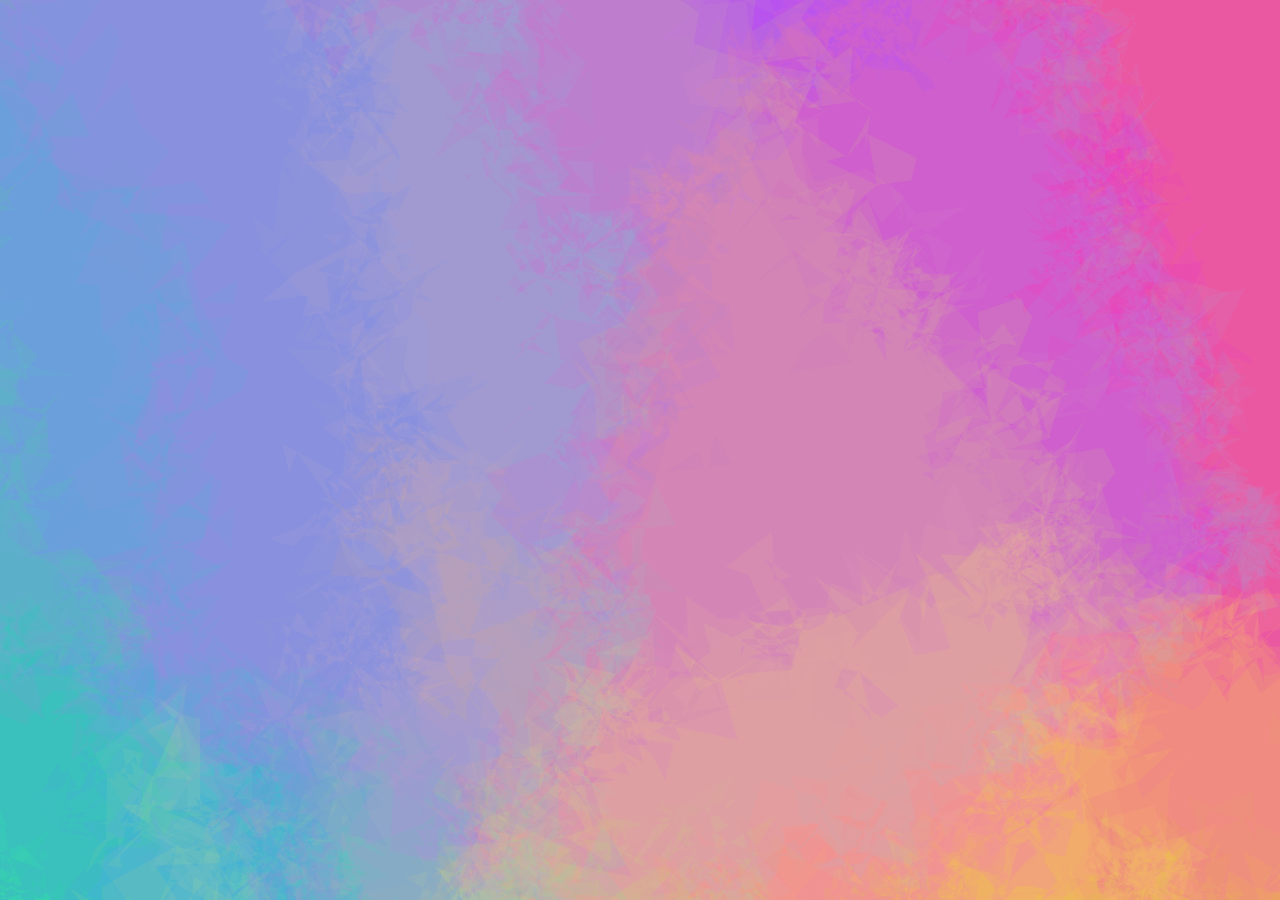
<file: hybrid/html/shuicai/index.html>
﻿<!doctype html>
<html>

<head>
  <meta charset="utf-8">
  <meta name="viewport"
    content="width=device-width, user-scalable=no, initial-scale=1.0, maximum-scale=1.0, minimum-scale=1.0">
  <title>水彩画板,喷漆涂色,色彩叠加</title>
  <meta name="keywords" content="水彩画板,喷漆涂色,色彩叠加">
  <meta name="description" content="水彩画板,喷漆涂色,色彩叠加">
  <meta name="copyright" content="阿赛工作室,郭言赛,asai.cc">

  <style>
    * {
      padding: 0;
      margin: 0;
    }

    canvas {
      display: block;
    }

    html {
      height: 100%;
      overflow: hidden;
    }
  </style>

</head>

<body>
  <script>
    console.clear();

    var twoPI = 2 * Math.PI;
    var canvas = document.createElement('canvas'),
      ctx = canvas.getContext('2d');
    var width = canvas.width = window.innerWidth,
      height = canvas.height = window.innerHeight;
    window.addEventListener('resize', function () {
      width = canvas.width = window.innerWidth;
      height = canvas.height = window.innerHeight;
    });
    document.body.appendChild(canvas);

    function randomWiggle(wiggle) {
      return (Math.random() * wiggle) * (Math.random() < 0.5 ? -1 : 1)
    }

    var color = -25;
    function randomColor() {
      color = Math.floor((color % 360) + 25 + 15 * Math.random());
      return 'hsl(' + color + ', 50%, 55%)';
    }

    function WaterColor(options) {
      if (!(this instanceof WaterColor)) { return new WaterColor(options); }
      for (var key in options) {
        if (options.hasOwnProperty(key)) { this[key] = options[key]; }
      }
      if (!this.fill) { this.fill = randomColor(); }
      this.c = Math.floor(Math.random() * 2);
      this.render();
    }

    WaterColor.prototype = {
      sides: 6,
      x: 20,
      y: 20,
      ctx: false,
      speed: 0.3,
      maxPoints: 3000,
      maxRender: 5,
      scale: false,

      buildPoints() {
        var wiggle = this.size * 0.15,
          rotation = 0,
          x = -this.size,
          y = 0,
          horizontal = Math.random() > 0.5,
          start = [x, y];
        this.points = [start];
        for (; rotation < twoPI; rotation += this.speed) {
          x +=
            this.size
            * this.speed
            * Math.sin(rotation)
            * (horizontal ? 1 : 0.7)
            + randomWiggle(wiggle);

          y +=
            this.size
            * this.speed
            * Math.cos(rotation)
            * (horizontal ? 0.7 : 1)
            + randomWiggle(wiggle);

          this.points.push([x, y]);
        }
        this.points.push(start);
        this.originalPoints = this.points;
        return this.points;
      },

      expandPoints() {
        if (!this.points) { return this.buildPoints(); }
        if (this.points.length > this.maxPoints) { return false; }
        var wiggle = this.size * 0.05;
        var p = [],
          i = 0,
          len = this.points.length - 1,
          x, y, x2, y2;
        for (; i < len; i++) {
          y = this.points[i][1];
          x = this.points[i][0];
          y2 = this.points[i + 1][1];
          x2 = this.points[i + 1][0];
          p.push(
            [x, y],
            [
              ((x2 + x) / 2) + randomWiggle(wiggle),
              ((y2 + y) / 2) + randomWiggle(wiggle)
            ],
            [x2, y2]
          );
        }
        this.points = p;
        return true;
      },

      c: 0,
      render: function () {
        this.c++;
        if (this.c < (this.maxRender * 3)) { requestAnimationFrame(this.render.bind(this)); }
        if (this.c % 3 == 0) { this.draw(this.c / 3); }
      },

      draw: function (c) {
        if (this.ctx) {
          while (this.expandPoints()) { }
          var ctx = this.ctx;
          var itr = (c / this.maxRender);
          ctx.setTransform(1, 0, 0, 1, 0, 0);
          ctx.globalCompositeOperation = 'hard-light';
          ctx.globalAlpha = 0.25 - (itr * 0.1);
          ctx.translate(this.x, this.y);
          if (this.scale) { ctx.scale(1 + itr * 0.2, 1 + itr * 0.2); }
          ctx.beginPath();
          ctx.moveTo(this.points[0][0], this.points[0][1]);
          for (var i = 0, len = this.points.length; i < len; i++) {
            ctx.lineTo(this.points[i][0], this.points[i][1]);
          }
          ctx.closePath();
          ctx.fillStyle = this.fill;
          ctx.fill();
          this.points = this.originalPoints;
        }
        return this;
      }
    };

    var color = 0;
    function makeWatercolor(e) {
      var x = width * Math.random(),
        y = height * Math.random();
      if (e) {
        e = e.touches ? e.touches[0] : e;
        x = e.clientX || e.x;
        y = e.clientY || e.y;
      }
      ctx.globalAlpha = 0.02;
      ctx.setTransform(1, 0, 0, 1, 0, 0);
      ctx.fillStyle = '#FFF';
      ctx.fillRect(0, 0, width, height);
      new WaterColor({
        ctx: ctx,
        size: Math.min(width, height) * (0.2 + Math.random() * 0.1),
        x: x,
        y: y,
        scale: true
      });
    }

    document.addEventListener('click', makeWatercolor);
    document.addEventListener('touchstart', makeWatercolor);

    var halfWidth = width / 2,
      halfHeight = height / 2;

    for (var i = 0, len = 10; i < len; i++) {
      new WaterColor({
        ctx: ctx,
        size: width * (0.7 + Math.random() * 0.1),
        x: halfWidth + (Math.cos((i / len) * twoPI) * halfWidth),
        y: halfHeight + (Math.sin((i / len) * twoPI) * halfHeight)
      });
    }
  </script>

</body>

</html>
</file>
<file: hybrid/html/baoweidiqiu/css/style.css>
html {
    overflow: hidden;
    height: 100%;
    background: #191919;
    width: 100%;
}

#canvas {
    background: url('../img/space.jpg') no-repeat;
    width: 100%;
    height: 100%;
    background-size: cover;
}

#canvas.playing {
    cursor: url('../img/aim_red.png') 17.5 17.5,auto !important;
}

.full-screen {
    position: fixed;
    width: 35px;
    height: 35px;
    background: url(../img/full-screen.png) no-repeat;
    z-index: 10;
    display: block;
    right: 10px;
    bottom: 10px;
}
</file>
